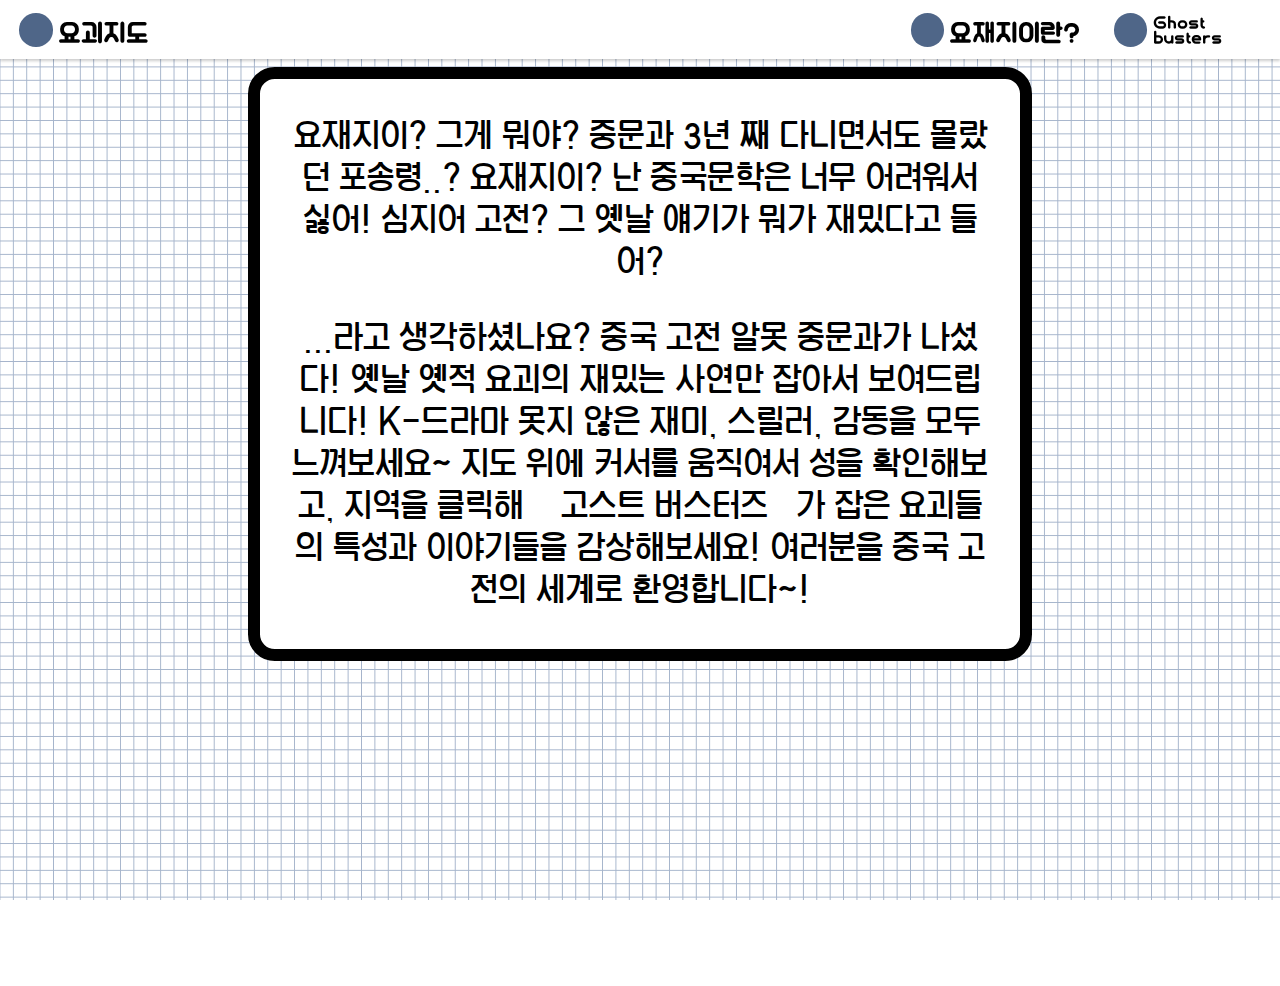
<file: index.html>
<!DOCTYPE html>
<html lang="ko">
  <head>
    <meta charset="UTF-8" />
    <meta name="viewport" content="width=device-width, initial-scale=1.0" />

    <title>요괴지도 온보딩</title>

    <!-- 메타 태그 설정, 저자, 키워드, 설명 -->
    <meta name="author" content="Ghostbusters" />
    <meta
      name="description"
      content="중국 고전소설 ≪요재지이≫를 바탕으로 만들어낸 요괴지도!"
    />
    <meta
      name="keywords"
      content="요재지이, 중국고전, 요괴지도, 도감, 요괴, 귀신, 인문팔경, 북적북적"
    />

    <!-- 파비콘 -->
    <link rel="icon" href="./img/tiger.png" />
    <!-- 아이폰 파비콘 -->
    <link rel="apple-touch-icon" href="./img/tiger.png" />

    <!-- css -->
    <link rel="stylesheet" href="./css/header.css" />
    <link rel="stylesheet" href="./css/onboarding.css" />
  </head>
  <body>
    <header>
      <div class="header-container">
        <div class="header-title">
          <div class="title-logo logo"></div>
          <a href="./home.html">요괴지도</a>
        </div>
        <!-- title -->

        <div class="header-menu">
          <div class="header-description">
            <div class="description-logo logo"></div>
            <a href="./description.html">요재지이란?</a>
          </div>
          <div class="header-team">
            <div class="team-logo logo"></div>
            <a href="./team-members.html">Ghost<br />busters</a>
          </div>
        </div>
        <!-- menu-container -->
      </div>
      <!-- header-container -->
    </header>

    <main>
      <div id="onboarding-content" class="inner">
        <div class="textbox">
          <div class="text">
            <p>
              요재지이? 그게 뭐야? 중문과 3년 째 다니면서도 몰랐던 포송령..?
              요재지이? 난 중국문학은 너무 어려워서 싫어! 심지어 고전? 그 옛날
              얘기가 뭐가 재밌다고 들어?
            </p>
            <p>
              ...라고 생각하셨나요? 중국 고전 알못 중문과가 나섰다! 옛날 옛적
              요괴의 재밌는 사연만 잡아서 보여드립니다! K-드라마 못지 않은 재미,
              스릴러, 감동을 모두 느껴보세요~ 지도 위에 커서를 움직여서 성을
              확인해보고, 지역을 클릭해 '고스트 버스터즈'가 잡은 요괴들의 특성과
              이야기들을 감상해보세요! 여러분을 중국 고전의 세계로 환영합니다~!
            </p>
          </div>
        </div>
      </div>
      <script>
        // 온보딩 페이지가 표시될 시간 (밀리초)
        const onboardingDuration = 5000; // 5초로 설정
        // 온보딩 페이지를 숨기고 다른 페이지로 이동하는 함수
        function hideOnboarding() {
          const onboardingContent =
            document.getElementById("onboarding-content");
          onboardingContent.style.display = "none";

          // 홈페이지로 이동
          window.location.href = "./home.html";
        }
        // 지정된 온보딩 시간 이후에 hideOnboarding 함수 호출
        setTimeout(hideOnboarding, onboardingDuration);
      </script>
    </main>
    <footer>
      <img src="./img/ghostwithbread.png" alt="ghost" />
      <div class="footer-text">
        <h1>PC로 접속해주세요!</h1>
        <p>요괴지도를 넓은 화면에서 즐겨보세요!</p>
      </div>
    </footer>
    <!-- mobile-block -->
  </body>
</html>
</file>
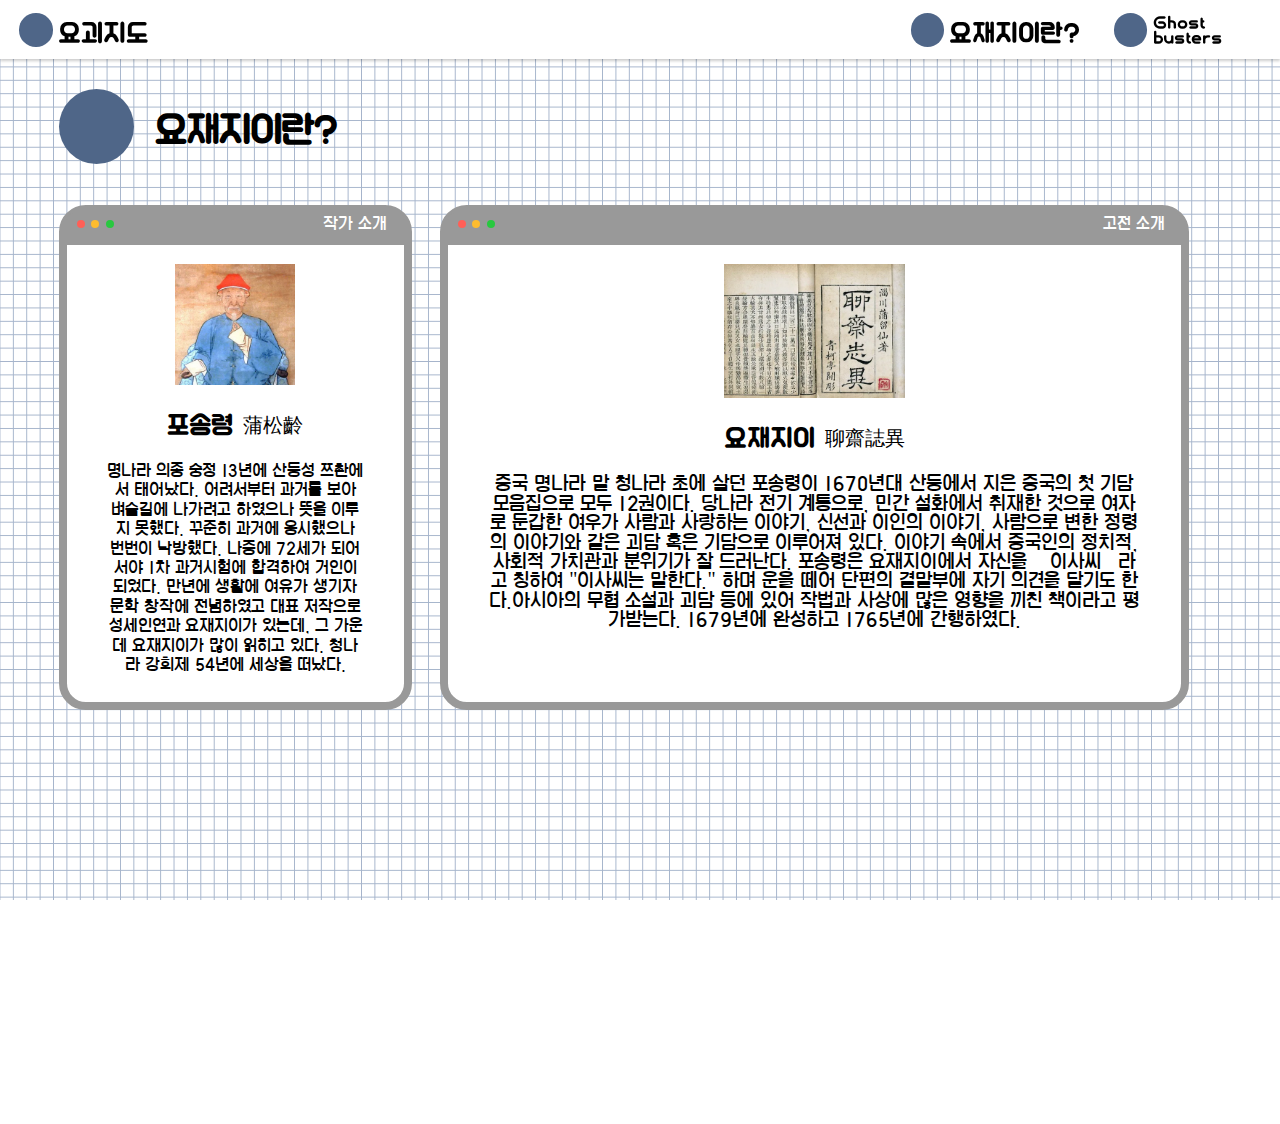
<file: description.html>
<!DOCTYPE html>
<html lang="ko">
  <head>
    <meta charset="UTF-8" />
    <meta
      name="viewport"
      content="width=1920px, height=1080px, initial-scale=1.0"
    />

    <title>요재지이란?</title>

    <!-- 메타 태그 설정, 저자, 키워드, 설명 -->
    <meta name="author" content="Ghostbusters" />
    <meta
      name="description"
      content="중국 고전소설 ≪요재지이≫를 바탕으로 만들어낸 요괴지도!"
    />
    <meta
      name="keywords"
      content="요재지이, 중국고전, 요괴지도, 도감, 요괴, 귀신, 인문팔경, 북적북적"
    />

    <!-- 파비콘 -->
    <link rel="icon" href="./img/tiger.png" />
    <!-- 아이폰 파비콘 -->
    <link rel="apple-touch-icon" href="./img/tiger.png" />

    <!-- css -->
    <link rel="stylesheet" href="./css/header.css" />
    <link rel="stylesheet" href="./css/description.css" />
  </head>
  <body>
    <header>
      <div class="header-container">
        <div class="header-title">
          <div class="title-logo logo"></div>
          <a href="./home.html">요괴지도</a>
        </div>
        <!-- title -->

        <div class="header-menu">
          <div class="header-description">
            <div class="description-logo logo"></div>
            <a href="./description.html">요재지이란?</a>
          </div>
          <div class="header-team">
            <div class="team-logo logo"></div>
            <a href="./team-members.html">Ghost<br />busters</a>
          </div>
        </div>
        <!-- menu-container -->
      </div>
      <!-- header-container -->
    </header>

    <main>
      <div class="title-container">
        <div class="description-logo logo"></div>
        <h1>요재지이란?</h1>
      </div>
      <!-- title-container -->
      <div class="contents-container">
        <div class="description-tab author">
          <div class="upper-tab">
            <div class="close-tab">
              <div class="red"></div>
              <div class="yellow"></div>
              <div class="green"></div>
            </div>
            <div class="tab-name">작가 소개</div>
          </div>
          <!-- upper-tab -->
          <div class="main-tab">
            <img src="./img/author.png" id="authorImg" alt="author" />
            <div class="name">
              <p>포송령</p>
              <div class="chinese">蒲松齡</div>
            </div>
            <div class="descript-content author-description">
              명나라 의종 숭정 13년에 산둥성 쯔촨에서 태어났다. 어려서부터
              과거를 보아 벼슬길에 나가려고 하였으나 뜻을 이루지 못했다. 꾸준히
              과거에 응시했으나 번번이 낙방했다. 나중에 72세가 되어서야 1차
              과거시험에 합격하여 거인이 되었다. 만년에 생활에 여유가 생기자
              문학 창작에 전념하였고 대표 저작으로 성세인연과 요재지이가 있는데,
              그 가운데 요재지이가 많이 읽히고 있다. 청나라 강희제 54년에 세상을
              떠났다.
            </div>
          </div>
          <!-- main-tab -->
        </div>
        <div class="description-tab book">
          <div class="upper-tab">
            <div class="close-tab">
              <div class="red"></div>
              <div class="yellow"></div>
              <div class="green"></div>
            </div>
            <div class="tab-name">고전 소개</div>
          </div>
          <!-- upper-tab -->
          <div class="main-tab">
            <img src="./img/book.png" id="bookImg" alt="book" />
            <div class="name">
              <p>요재지이</p>
              <div class="chinese">聊齋誌異</div>
            </div>
            <div class="descript-content book-description">
              중국 명나라 말 청나라 초에 살던 포송령이 1670년대 산둥에서 지은
              중국의 첫 기담 모음집으로 모두 12권이다. 당나라 전기 계통으로,
              민간 설화에서 취재한 것으로 여자로 둔갑한 여우가 사람과 사랑하는
              이야기, 신선과 이인의 이야기, 사람으로 변한 정령의 이야기와 같은
              괴담 혹은 기담으로 이루어져 있다. 이야기 속에서 중국인의 정치적,
              사회적 가치관과 분위기가 잘 드러난다. 포송령은 요재지이에서 자신을
              '이사씨'라고 칭하여 "이사씨는 말한다." 하며 운을 떼어 단편의
              결말부에 자기 의견을 달기도 한다.아시아의 무협 소설과 괴담 등에
              있어 작법과 사상에 많은 영향을 끼친 책이라고 평가받는다. 1679년에
              완성하고 1765년에 간행하였다.
            </div>
          </div>
          <!-- main-tab -->
        </div>
      </div>
      <!-- contents-container -->
    </main>
    <footer>
      <img src="./img/ghostwithbread.png" alt="ghost" />
      <div class="footer-text">
        <h1>PC로 접속해주세요!</h1>
        <p>요괴지도를 넓은 화면에서 즐겨보세요!</p>
      </div>
    </footer>
    <!-- mobile-block -->
  </body>
</html>
</file>
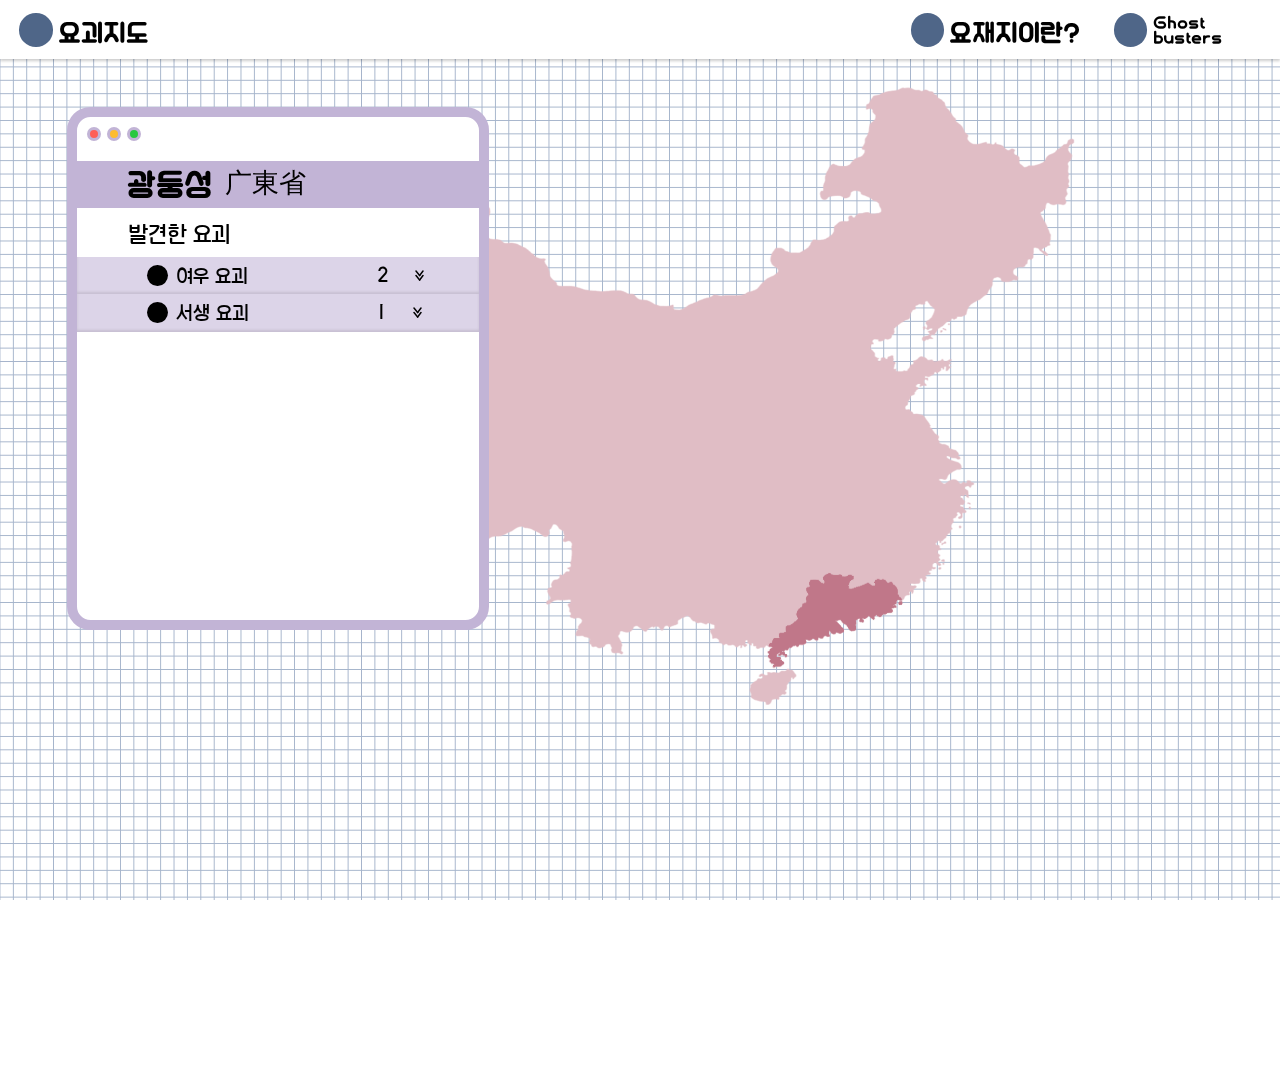
<file: guangdong.html>
<!DOCTYPE html>
<html lang="ko">
  <head>
    <meta charset="UTF-8" />
    <meta name="viewport" content="width=device-width, initial-scale=1.0" />

    <title>광둥성 페이지</title>

    <!-- 메타 태그 설정, 저자, 키워드, 설명 -->
    <meta name="author" content="Ghostbusters" />
    <meta
      name="description"
      content="중국 고전소설 ≪요재지이≫를 바탕으로 만들어낸 요괴지도!"
    />
    <meta
      name="keywords"
      content="요재지이, 중국고전, 요괴지도, 도감, 요괴, 귀신, 인문팔경, 북적북적"
    />

    <!-- 파비콘 -->
    <link rel="icon" href="./img/tiger.png" />
    <!-- 아이폰 파비콘 -->
    <link rel="apple-touch-icon" href="./img/tiger.png" />

    <!-- css -->
    <link rel="stylesheet" href="./css/header.css" />
    <link rel="stylesheet" href="./css/guangdong.css" />
    <link rel="stylesheet" href="./css/monster-pop.css" />
  </head>
  <body>
    <header>
      <div class="header-container">
        <div class="header-title">
          <div class="title-logo logo"></div>
          <a href="./home.html">요괴지도</a>
        </div>
        <!-- title -->

        <div class="header-menu">
          <div class="header-description">
            <div class="description-logo logo"></div>
            <a href="./description.html">요재지이란?</a>
          </div>
          <div class="header-team">
            <div class="team-logo logo"></div>
            <a href="./team-members.html">Ghost<br />busters</a>
          </div>
        </div>
        <!-- menu-container -->
      </div>
      <!-- header-container -->
    </header>

    <main>
      <div class="china-map">
        <div class="whole-map">
          <img src="./img/China.png" alt="china-map" />
        </div>
        <div class="china-guangdong">
          <img src="./img/guangdong-hover.svg" alt="guangdong" id="guangdong" />
        </div>
      </div>
      <!-- map container-->
      <div class="region-pop">
        <div class="region-upper-tab">
          <input id="exit-button" type="checkbox" />
          <label for="exit-button"><div class="red"></div></label>
          <div class="yellow"></div>
          <div class="green"></div>
        </div>
        <!-- region-upper-tab -->
        <div class="region-title">
          광둥성
          <div class="chinese">广東省</div>
        </div>
        <!-- region-title -->
        <div class="found-monsters">
          <div class="found-title">발견한 요괴</div>
          <div class="monster-container">
            <input id="check-btn-1" type="checkbox" />
            <label for="check-btn-1" class="check-label">
              <div class="monster-category">
                <div class="circle"></div>
                <div class="monster-type">여우 요괴</div>
                <div class="monster-number">2</div>
                <div class="arrow"></div>
              </div>
            </label>
            <div class="monster-list first-list">
              <div class="item" id="FoxWoman">교낭</div>
              <div class="item" id="FoxMan">구산왕</div>
            </div>
          </div>
          <!-- monster-container sample 1 -->
          <div class="monster-container">
            <input id="check-btn-2" type="checkbox" />
            <label for="check-btn-2" class="check-label">
              <div class="monster-category">
                <div class="circle"></div>
                <div class="monster-type">서생 요괴</div>
                <div class="monster-number">1</div>
                <div class="arrow"></div>
              </div>
            </label>
            <div class="monster-list second-list">
              <div class="item" id="SeoSaeng">곽 수재</div>
            </div>
          </div>
        </div>
        <!-- found-monsters -->
      </div>
      <!-- region-pop -->
      <div class="monster-pop">
        <div class="monster-upper-tab">
          <input id="mon-exit-button" type="checkbox" />
          <label for="mon-exit-button"><div class="red"></div></label>
          <div class="yellow"></div>
          <div class="green"></div>
        </div>
        <!-- monster-upper-tab -->
        <div class="monster-title"></div>
        <!-- monster-title -->
        <div class="tags-container"></div>
        <!-- tags-container -->

        <div class="traits trait-font">
          <div class="gender-container">
            <div class="gender">성별:</div>
            <img src="./img/Gender_Men.svg" alt="men" id="men" />
            <img src="./img/Gender_Women.svg" alt="women" id="women" />
          </div>
          <!-- gender-container -->
          <div class="location-container">
            <div class="location">출몰 지역:</div>
          </div>
          <!-- location-container -->
          <div class="character-container">
            <div class="character">특징:</div>
          </div>
          <!-- character-container -->
        </div>
        <!-- traits -->
        <div class="story-container trait-font">
          <div class="story">스토리:</div>
        </div>
        <!-- story-container -->
        <div class="monster-img"></div>
        <!-- monster-img -->
      </div>
      <!-- monster-pop -->
      <script src="./script/Monster.js"></script>
      <script>
        const $exitButton = document.getElementById("exit-button");
        const $regionPop = document.querySelector(".region-pop");

        $exitButton.addEventListener("click", function () {
          $regionPop.style.display = "none";
          let destinationURL = "./home.html";
          window.location.href = destinationURL;
        });

        const $monExitButton = document.getElementById("mon-exit-button");
        const $monsterPop = document.querySelector(".monster-pop");

        $monExitButton.addEventListener("click", function () {
          $monsterPop.style.display = "none";
        });
      </script>
    </main>
    <footer>
      <img src="./img/ghostwithbread.png" alt="ghost" />
      <div class="footer-text">
        <h1>PC로 접속해주세요!</h1>
        <p>요괴지도를 넓은 화면에서 즐겨보세요!</p>
      </div>
    </footer>
    <!-- mobile-block -->
  </body>
</html>
</file>
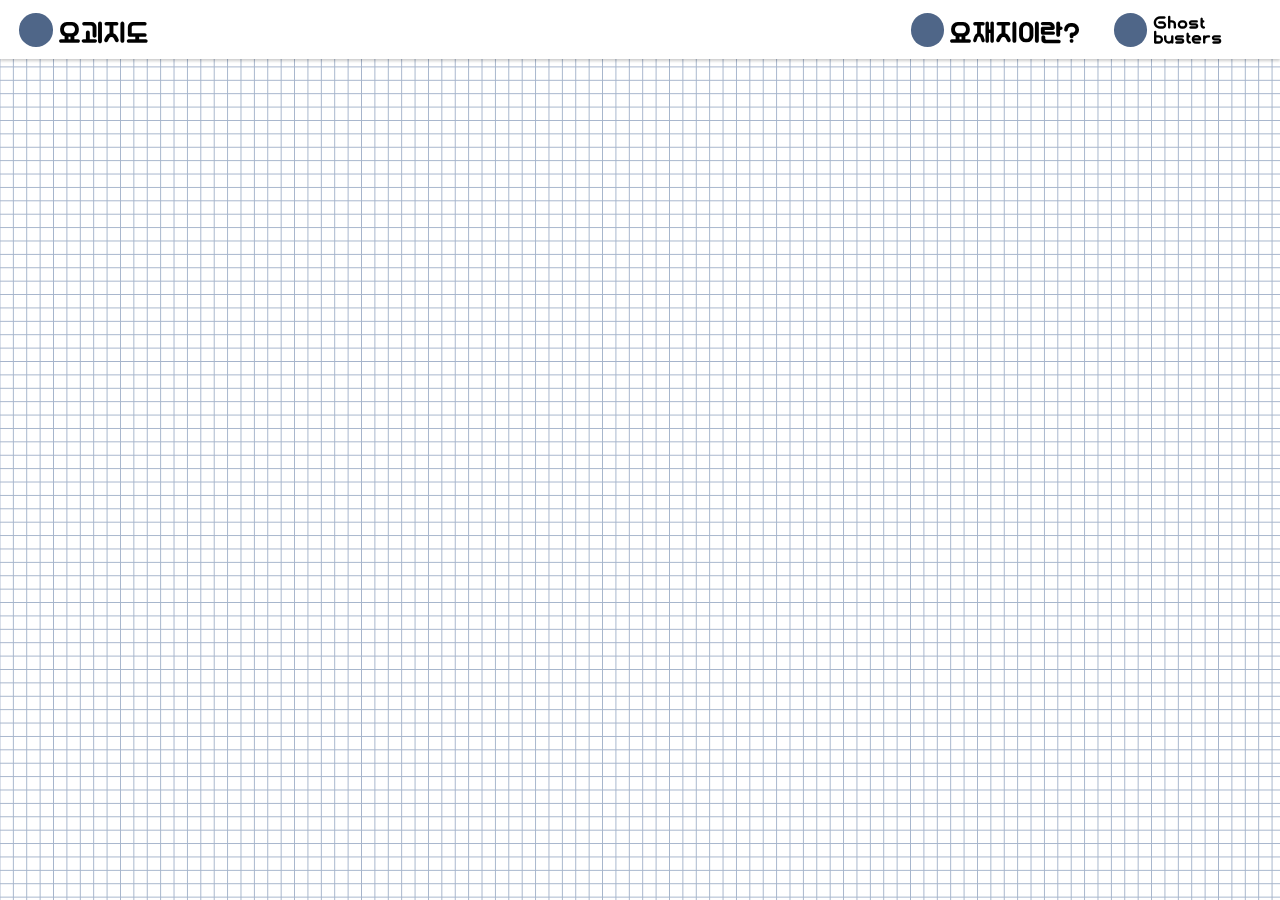
<file: header.html>
<!DOCTYPE html>
<html lang="ko">
  <head>
    <meta charset="UTF-8" />
    <meta name="viewport" content="width=device-width, initial-scale=1.0" />

    <title>요괴지도</title>

    <!-- 메타 태그 설정, 저자, 키워드, 설명 -->
    <meta name="author" content="Ghostbusters" />
    <meta
      name="description"
      content="중국 고전소설 ≪요재지이≫를 바탕으로 만들어낸 요괴지도!"
    />
    <meta
      name="keywords"
      content="요재지이, 중국고전, 요괴지도, 도감, 요괴, 귀신, 인문팔경, 북적북적"
    />

    <!-- 파비콘 언제든 변경 가능! 다만 변경하면 교체작업 -->
    <link rel="icon" href="./img/tiger.png" />
    <!-- 아이폰 파비콘 -->
    <link rel="apple-touch-icon" href="./img/tiger.png" />

    <!-- css -->
    <link rel="stylesheet" href="./css/header.css" />
  </head>
  <body>
    <header>
      <div class="header-container">
        <div class="header-title">
          <div class="title-logo logo"></div>
          <a href="./home.html">요괴지도</a>
        </div>
        <!-- title -->

        <div class="header-menu">
          <div class="header-description">
            <div class="description-logo logo"></div>
            <a href="./description.html">요재지이란?</a>
          </div>
          <div class="header-team">
            <div class="team-logo logo"></div>
            <a href="./team-members.html">Ghost<br />busters</a>
          </div>
        </div>
        <!-- menu-container -->
      </div>
      <!-- header-container -->
    </header>
    <footer>
      <img src="./img/ghostwithbread.png" alt="ghost" />
      <div class="footer-text">
        <h1>PC로 접속해주세요!</h1>
        <p>요괴지도를 넓은 화면에서 즐겨보세요!</p>
      </div>
    </footer>
  </body>
</html>
</file>
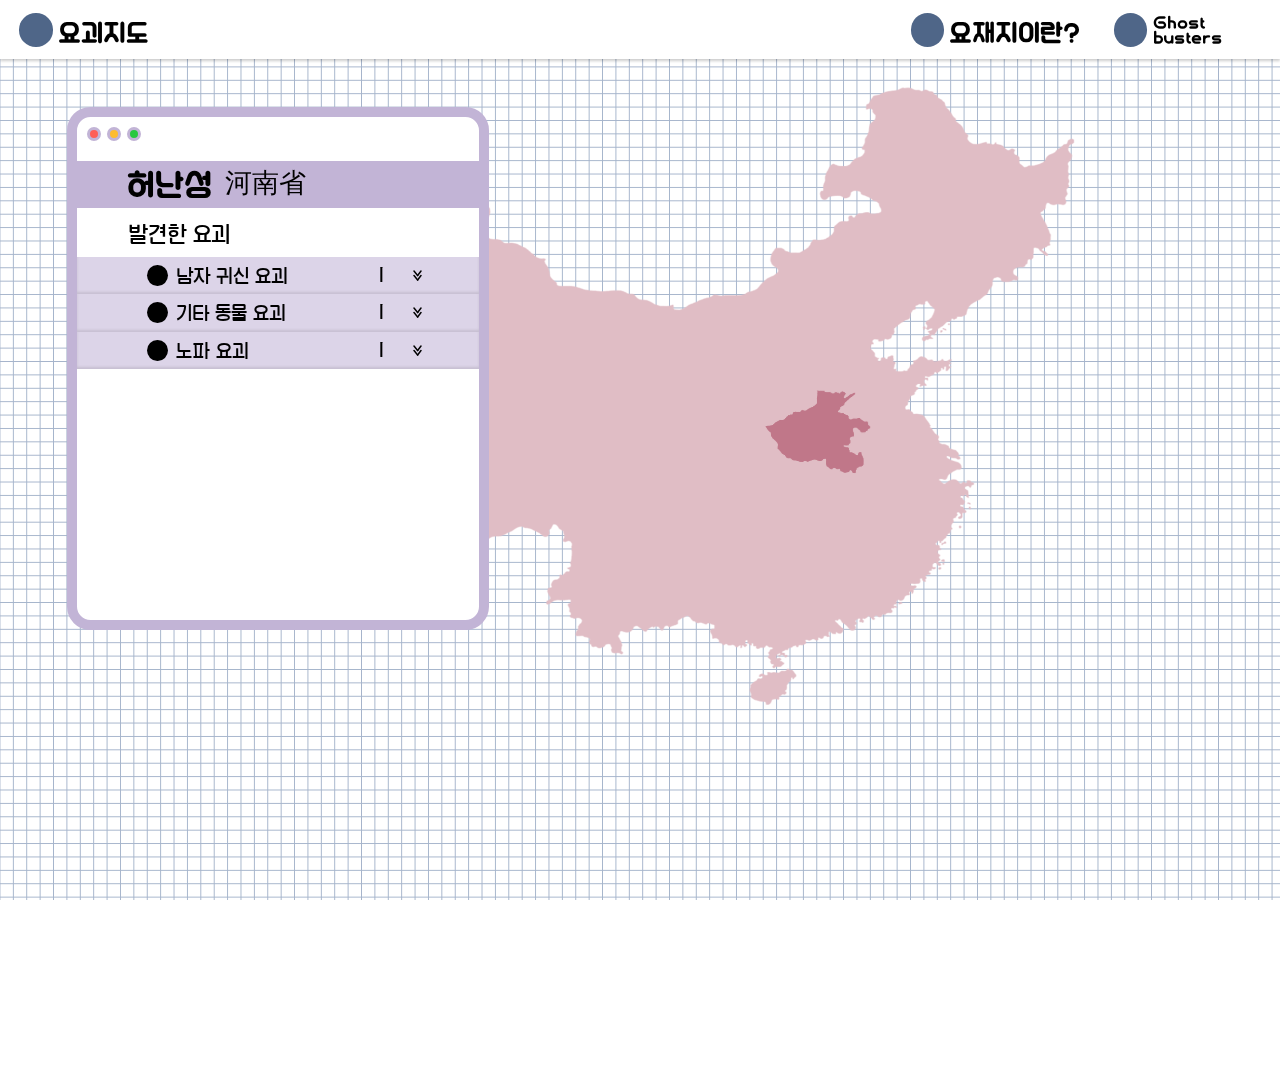
<file: henan.html>
<!DOCTYPE html>
<html lang="ko">
  <head>
    <meta charset="UTF-8" />
    <meta name="viewport" content="width=device-width, initial-scale=1.0" />

    <title>허난성 페이지</title>

    <!-- 메타 태그 설정, 저자, 키워드, 설명 -->
    <meta name="author" content="Ghostbusters" />
    <meta
      name="description"
      content="중국 고전소설 ≪요재지이≫를 바탕으로 만들어낸 요괴지도!"
    />
    <meta
      name="keywords"
      content="요재지이, 중국고전, 요괴지도, 도감, 요괴, 귀신, 인문팔경, 북적북적"
    />

    <!-- 파비콘 -->
    <link rel="icon" href="./img/tiger.png" />
    <!-- 아이폰 파비콘 -->
    <link rel="apple-touch-icon" href="./img/tiger.png" />

    <!-- css -->
    <link rel="stylesheet" href="./css/header.css" />
    <link rel="stylesheet" href="./css/henan.css" />
    <link rel="stylesheet" href="./css/monster-pop.css" />
  </head>
  <body>
    <header>
      <div class="header-container">
        <div class="header-title">
          <div class="title-logo logo"></div>
          <a href="./home.html">요괴지도</a>
        </div>
        <!-- title -->

        <div class="header-menu">
          <div class="header-description">
            <div class="description-logo logo"></div>
            <a href="./description.html">요재지이란?</a>
          </div>
          <div class="header-team">
            <div class="team-logo logo"></div>
            <a href="./team-members.html">Ghost<br />busters</a>
          </div>
        </div>
        <!-- menu-container -->
      </div>
      <!-- header-container -->
    </header>

    <main>
      <div class="china-map">
        <div class="whole-map">
          <img src="./img/China.png" alt="china-map" />
        </div>
        <div class="china-henan">
          <img src="./img/henan-hover.svg" alt="henan" id="henan" />
        </div>
      </div>
      <!-- map container-->
      <div class="region-pop">
        <div class="region-upper-tab">
          <input id="exit-button" type="checkbox" />
          <label for="exit-button"><div class="red"></div></label>
          <div class="yellow"></div>
          <div class="green"></div>
        </div>
        <!-- region-upper-tab -->
        <div class="region-title">
          허난성
          <div class="chinese">河南省</div>
        </div>
        <!-- region-title -->
        <div class="found-monsters">
          <div class="found-title">발견한 요괴</div>
          <div class="monster-container">
            <input id="check-btn-1" type="checkbox" />
            <label for="check-btn-1" class="check-label">
              <div class="monster-category">
                <div class="circle"></div>
                <div class="monster-type">남자 귀신 요괴</div>
                <div class="monster-number">1</div>
                <div class="arrow"></div>
              </div>
            </label>
            <div class="first-list monster-list">
              <div class="item" id="SinSeon">성선</div>
            </div>
          </div>
          <!-- monster-container sample 1 -->
          <div class="monster-container">
            <input id="check-btn-2" type="checkbox" />
            <label for="check-btn-2" class="check-label">
              <div class="monster-category">
                <div class="circle"></div>
                <div class="monster-type">기타 동물 요괴</div>
                <div class="monster-number">1</div>
                <div class="arrow"></div>
              </div>
            </label>
            <div class="second-list monster-list">
              <div class="item" id="Pigeon">합이</div>
            </div>
          </div>
          <div class="monster-container">
            <input id="check-btn-3" type="checkbox" />
            <label for="check-btn-3" class="check-label">
              <div class="monster-category">
                <div class="circle"></div>
                <div class="monster-type">노파 요괴</div>
                <div class="monster-number">1</div>
                <div class="arrow"></div>
              </div>
            </label>
            <div class="third-list monster-list">
              <div class="item" id="GhostMan">축옹</div>
            </div>
          </div>
        </div>
        <!-- found-monsters -->
      </div>
      <!-- region-pop -->
      <div class="monster-pop">
        <div class="monster-upper-tab">
          <input id="mon-exit-button" type="checkbox" />
          <label for="mon-exit-button"><div class="red"></div></label>
          <div class="yellow"></div>
          <div class="green"></div>
        </div>
        <!-- monster-upper-tab -->
        <div class="monster-title"></div>
        <!-- monster-title -->
        <div class="tags-container"></div>
        <!-- tags-container -->

        <div class="traits trait-font">
          <div class="gender-container">
            <div class="gender">성별:</div>
            <img src="./img/Gender_Men.svg" alt="men" id="men" />
            <img src="./img/Gender_Women.svg" alt="women" id="women" />
          </div>
          <!-- gender-container -->
          <div class="location-container">
            <div class="location">출몰 지역:</div>
          </div>
          <!-- location-container -->
          <div class="character-container">
            <div class="character">특징:</div>
          </div>
          <!-- character-container -->
        </div>
        <!-- traits -->
        <div class="story-container trait-font">
          <div class="story">스토리:</div>
        </div>
        <!-- story-container -->
        <div class="monster-img"></div>
        <!-- monster-img -->
      </div>
      <!-- monster-pop -->
      <script src="./script/Monster.js"></script>
      <script>
        const $exitButton = document.getElementById("exit-button");
        const $regionPop = document.querySelector(".region-pop");

        $exitButton.addEventListener("click", function () {
          $regionPop.style.display = "none";
          let destinationURL = "./home.html";
          window.location.href = destinationURL;
        });

        const $monExitButton = document.getElementById("mon-exit-button");
        const $monsterPop = document.querySelector(".monster-pop");

        $monExitButton.addEventListener("click", function () {
          $monsterPop.style.display = "none";
        });
      </script>
    </main>
    <footer>
      <img src="./img/ghostwithbread.png" alt="ghost" />
      <div class="footer-text">
        <h1>PC로 접속해주세요!</h1>
        <p>요괴지도를 넓은 화면에서 즐겨보세요!</p>
      </div>
    </footer>
    <!-- mobile-block -->
  </body>
</html>
</file>
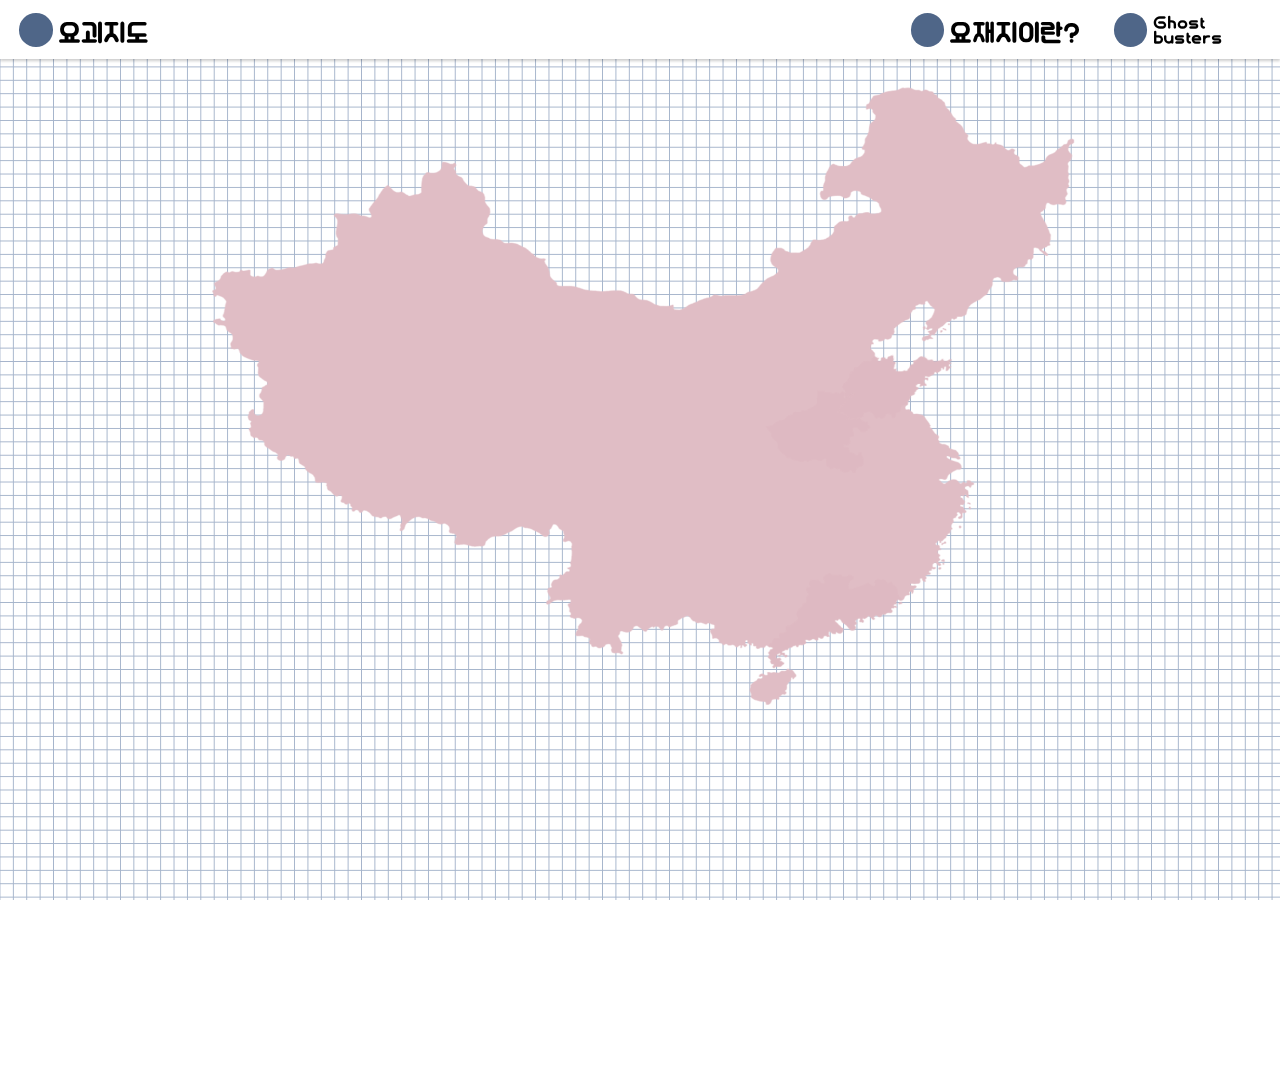
<file: home.html>
<!DOCTYPE html>
<html lang="ko">
  <head>
    <meta charset="UTF-8" />
    <meta name="viewport" content="width=device-width, initial-scale=1.0" />

    <title>요괴지도 홈페이지</title>

    <!-- 메타 태그 설정, 저자, 키워드, 설명 -->
    <meta name="author" content="Ghostbusters" />
    <meta
      name="description"
      content="중국 고전소설 ≪요재지이≫를 바탕으로 만들어낸 요괴지도!"
    />
    <meta
      name="keywords"
      content="요재지이, 중국고전, 요괴지도, 도감, 요괴, 귀신, 인문팔경, 북적북적"
    />

    <!-- 파비콘 -->
    <link rel="icon" href="./img/tiger.png" />
    <!-- 아이폰 파비콘 -->
    <link rel="apple-touch-icon" href="./img/tiger.png" />

    <!-- css -->
    <link rel="stylesheet" href="./css/header.css" />
    <link rel="stylesheet" href="./css/home.css"
  </head>
  <body>
    <header>
      <div class="header-container">
        <div class="header-title">
          <div class="title-logo logo"></div>
          <a href="./home.html">요괴지도</a>
        </div>
        <!-- title -->

        <div class="header-menu">
          <div class="header-description">
            <div class="description-logo logo"></div>
            <a href="./description.html">요재지이란?</a>
          </div>
          <div class="header-team">
            <div class="team-logo logo"></div>
            <a href="./team-members.html">Ghost<br />busters</a>
          </div>
        </div>
        <!-- menu-container -->
      </div>
      <!-- header-container -->
    </header>

    <main>
      <div class="china-map">
        <div class="whole-map">
          <img src="./img/China.png" alt="china-map" />
        </div>
        <div class="china-henan">
          <img src="./img/henan-default.svg" alt="henan" id="henan" />
        </div>
        <div class="china-guangdong">
          <img
            src="./img/guangdong-default.svg"
            alt="guangdong"
            id="guangdong"
          />
        </div>
        <div class="china-shandong">
          <img src="./img/shandong-default.svg" alt="shandong" id="shandong" />
        </div>
      </div>
      <script>
        // 커서 올리면 hover 이미지로 변경
        document
          .getElementById("henan")
          .addEventListener("mouseover", function () {
            let newImageURL = "./img/henan-hover.svg";
            this.src = newImageURL;
          });
        document
          .getElementById("guangdong")
          .addEventListener("mouseover", function () {
            let newImageURL = "./img/guangdong-hover.svg";
            this.src = newImageURL;
          });
        document
          .getElementById("shandong")
          .addEventListener("mouseover", function () {
            let newImageURL = "./img/shandong-hover.svg";
            this.src = newImageURL;
          });
        // 커서 떼면 default 이미지로 변경 // 1110 현재 브라우저 오류로 실행 안됨
        document
          .getElementById("henan")
          .addEventListener("mouseleave", function () {
            let defaultURL = "./img/henan-default.svg";
            this.src = defaultURL;
          });
        document
          .getElementById("guangdong")
          .addEventListener("mouseleave", function () {
            let defaultURL = "./img/guangdong-default.svg";
            this.src = defaultURL;
          });
        document
          .getElementById("shandong")
          .addEventListener("mouseleave", function () {
            let defaultURL = "./img/shandong-default.svg";
            this.src = defaultURL;
          });
        // 페이지 이동
        document.getElementById("henan").addEventListener("click", function () {
          let destinationURL = "./henan.html";
          window.location.href = destinationURL;
        });
        document
          .getElementById("guangdong")
          .addEventListener("click", function () {
            let destinationURL = "./guangdong.html";
            window.location.href = destinationURL;
          });
        document
          .getElementById("shandong")
          .addEventListener("click", function () {
            let destinationURL = "./shandong.html";
            window.location.href = destinationURL;
          });
      </script>
    </main>
    <footer>
      <img src="./img/ghostwithbread.png" alt="ghost" />
      <div class="footer-text">
        <h1>PC로 접속해주세요!</h1>
        <p>요괴지도를 넓은 화면에서 즐겨보세요!</p>
      </div>
    </footer>
    <!-- mobile-block -->
  </body>
</html>
</file>
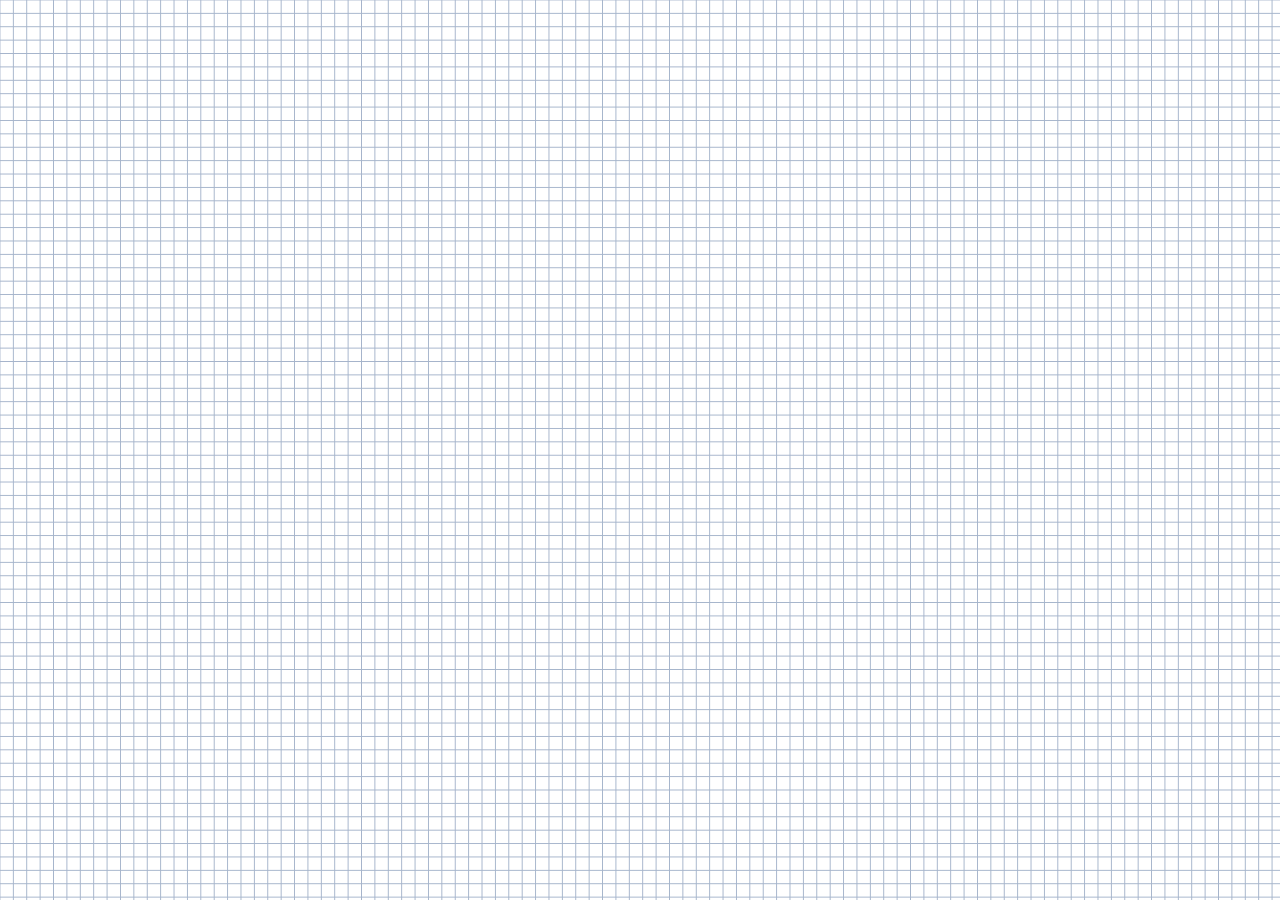
<file: monster-pop.html>
<!DOCTYPE html>
<html lang="ko">
  <head>
    <meta charset="UTF-8" />
    <meta name="viewport" content="width=device-width, initial-scale=1.0" />
    <title>class를 활용한 도감 팝업</title>

    <link rel="stylesheet" href="./css/header.css" />
    <link rel="stylesheet" href="./css/region-pop.css" />
    <link rel="stylesheet" href="./css/monster-pop.css" />
  </head>

  <body>
    <div class="monster-pop">
      <div class="monster-upper-tab">
        <input id="mon-exit-button" type="checkbox" />
        <label for="mon-exit-button"><div class="red"></div></label>
        <div class="yellow"></div>
        <div class="green"></div>
      </div>
      <!-- monster-upper-tab -->
      <div class="monster-title"></div>
      <!-- monster-title -->
      <div class="tags-container"></div>
      <!-- tags-container -->

      <div class="traits trait-font">
        <div class="gender-container">
          <div class="gender">성별:</div>
          <img src="./img/Gender_Men.svg" alt="men" id="men" />
          <img src="./img/Gender_Women.svg" alt="women" id="women" />
        </div>
        <!-- gender-container -->
        <div class="location-container">
          <div class="location">출몰 지역:</div>
        </div>
        <!-- location-container -->
        <div class="character-container">
          <div class="character">특징:</div>
        </div>
        <!-- character-container -->
      </div>
      <!-- traits -->
      <div class="story-container trait-font">
        <div class="story">스토리:</div>
      </div>
      <!-- story-container -->
      <div class="monster-img"></div>
      <!-- monster-img -->
    </div>

    <!-- monster-pop -->
    <script src="./script/Monster.js"></script>
    <script>
      const $monExitButton = document.getElementById("mon-exit-button");
      const $monsterPop = document.querySelector(".monster-pop");

      $monExitButton.addEventListener("click", function () {
        $monsterPop.style.display = "none";
      });
    </script>
  </body>
</html>
</file>
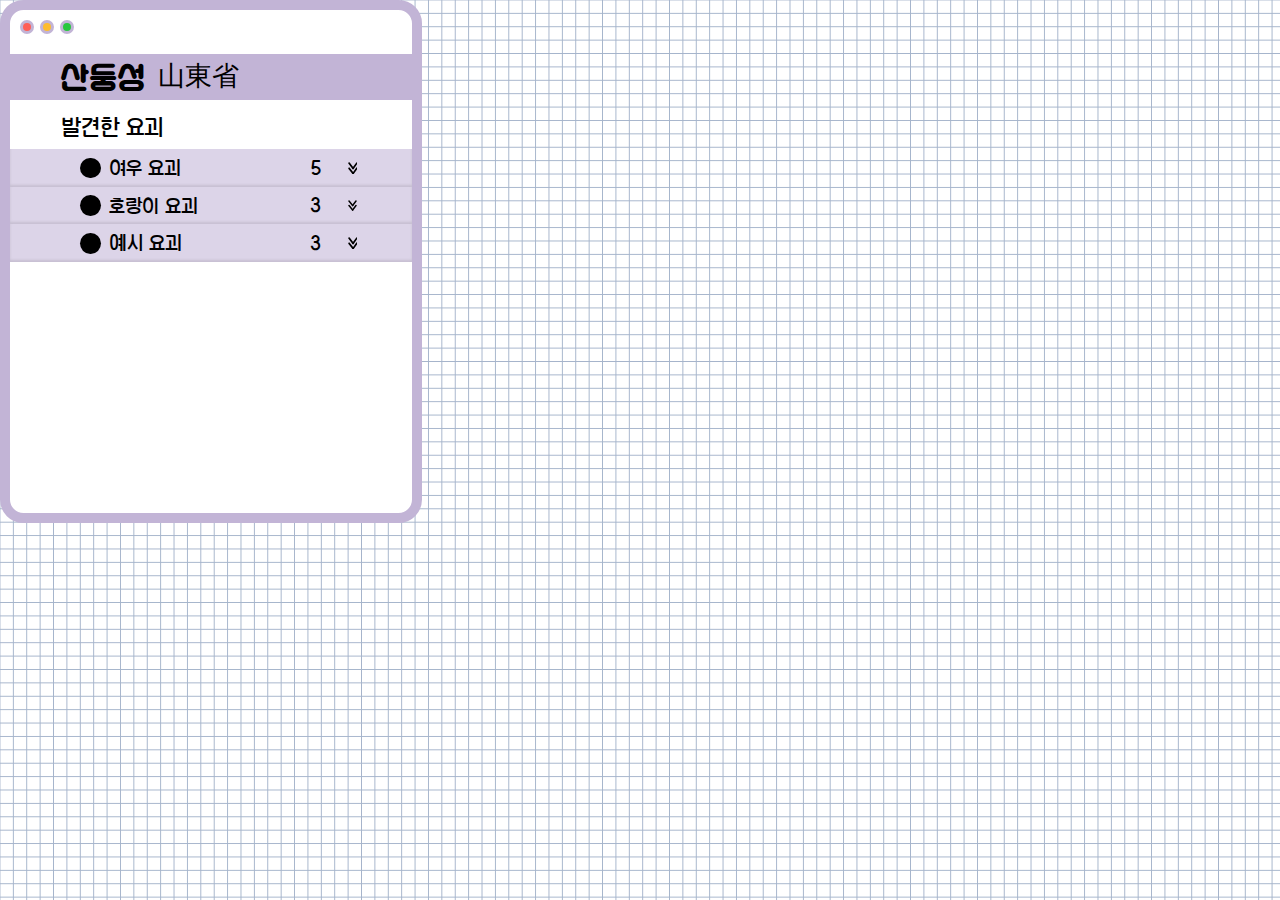
<file: region-sample.html>
<!DOCTYPE html>
<html lang="ko">
  <head>
    <meta charset="UTF-8" />
    <meta name="viewport" content="width=device-width, initial-scale=1.0" />
    <title>팝업창은 지도 html에 넣을 생각이에요</title>
    <link rel="stylesheet" href="./css/region-pop.css" />
    <link rel="stylesheet" href="./css/header.css" />
  </head>
  <body>
    <div class="region-pop">
      <div class="region-upper-tab">
        <input id="exit-button" type="checkbox" />
        <label for="exit-button"><div class="red"></div></label>
        <div class="yellow"></div>
        <div class="green"></div>
      </div>
      <!-- region-upper-tab -->
      <div class="region-title">
        산둥성
        <div class="chinese">山東省</div>
      </div>
      <!-- region-title -->
      <div class="found-monsters">
        <div class="found-title">발견한 요괴</div>
        <div class="monster-container">
          <input id="check-btn-fox" type="checkbox" />
          <label for="check-btn-fox" class="check-label">
            <div class="monster-category fox-category">
              <div class="circle"></div>
              <div class="monster-type">여우 요괴</div>
              <div class="monster-number">5</div>
              <div class="arrow"></div>
            </div>
          </label>
          <div class="fox-list monster-list">
            <div class="item fox-type">여우 1마리</div>
            <div class="item fox-type">여우 2마리</div>
            <div class="item fox-type">여우 3마리</div>
            <div class="item fox-type">여우 4마리</div>
            <div class="item fox-type">여우 5마리</div>
          </div>
        </div>
        <!-- monster-container sample 1 -->
        <div class="monster-container">
          <input id="check-btn-tiger" type="checkbox" />
          <label for="check-btn-tiger" class="check-label">
            <div class="monster-category tiger tiger-category">
              <div class="circle"></div>
              <div class="monster-type">호랑이 요괴</div>
              <div class="monster-number">3</div>
              <div class="arrow"></div>
            </div>
          </label>
          <div class="tiger-list monster-list">
            <div class="item tiger-type">아빠 호랑이</div>
            <div class="item tiger-type">엄마 호랑이</div>
            <div class="item tiger-type">아기 호랑이</div>
          </div>
        </div>
        <!-- monster-container sample 2 -->
        <div class="monster-container">
          <input id="check-btn-1" type="checkbox" />
          <label for="check-btn-1" class="check-label">
            <div class="monster-category tiger tiger-category">
              <div class="circle"></div>
              <div class="monster-type">예시 요괴</div>
              <div class="monster-number">3</div>
              <div class="arrow"></div>
            </div>
          </label>
          <div class="mo-list monster-list">
            <div class="item tiger-type">아빠 호랑이</div>
            <div class="item tiger-type">엄마 호랑이</div>
            <div class="item tiger-type">아기 호랑이</div>
          </div>
        </div>
        <!-- monster-container sample 2 -->
      </div>
      <!-- found-monsters -->
    </div>
    <!-- region-pop -->
    <script>
      const $exitButton = document.getElementById("exit-button");
      const $regionPop = document.querySelector(".region-pop");

      $exitButton.addEventListener("click", function () {
        $regionPop.style.display = "none";
      });
    </script>
  </body>
</html>
</file>
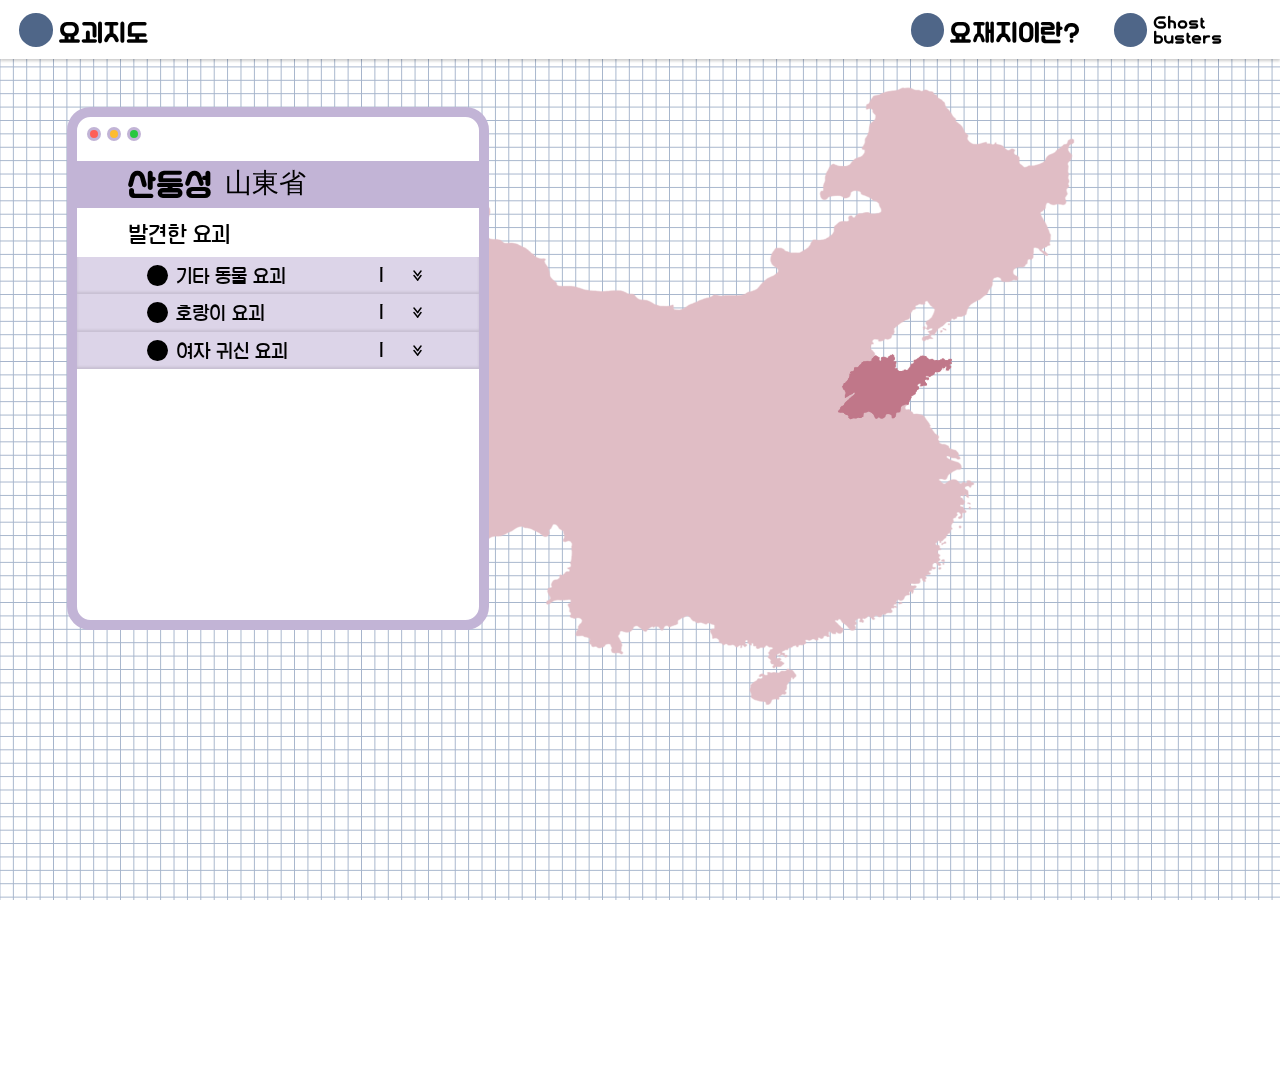
<file: shandong.html>
<!DOCTYPE html>
<html lang="ko">
  <head>
    <meta charset="UTF-8" />
    <meta name="viewport" content="width=device-width, initial-scale=1.0" />

    <title>산둥성 페이지</title>

    <!-- 메타 태그 설정, 저자, 키워드, 설명 -->
    <meta name="author" content="Ghostbusters" />
    <meta
      name="description"
      content="중국 고전소설 ≪요재지이≫를 바탕으로 만들어낸 요괴지도!"
    />
    <meta
      name="keywords"
      content="요재지이, 중국고전, 요괴지도, 도감, 요괴, 귀신, 인문팔경, 북적북적"
    />

    <!-- 파비콘 -->
    <link rel="icon" href="./img/tiger.png" />
    <!-- 아이폰 파비콘 -->
    <link rel="apple-touch-icon" href="./img/tiger.png" />

    <!-- css -->
    <link rel="stylesheet" href="./css/header.css" />
    <link rel="stylesheet" href="./css/shandong.css" />
    <link rel="stylesheet" href="./css/monster-pop.css" />
  </head>
  <body>
    <header>
      <div class="header-container">
        <div class="header-title">
          <div class="title-logo logo"></div>
          <a href="./home.html">요괴지도</a>
        </div>
        <!-- title -->

        <div class="header-menu">
          <div class="header-description">
            <div class="description-logo logo"></div>
            <a href="./description.html">요재지이란?</a>
          </div>
          <div class="header-team">
            <div class="team-logo logo"></div>
            <a href="./team-members.html">Ghost<br />busters</a>
          </div>
        </div>
        <!-- menu-container -->
      </div>
      <!-- header-container -->
    </header>

    <main>
      <div class="china-map">
        <div class="whole-map">
          <img src="./img/China.png" alt="china-map" />
        </div>
        <div class="china-shandong">
          <img src="./img/shandong-hover.svg" alt="shandong" id="shandong" />
        </div>
      </div>
      <!-- map container-->
      <div class="region-pop">
        <div class="region-upper-tab">
          <input id="exit-button" type="checkbox" />
          <label for="exit-button"><div class="red"></div></label>
          <div class="yellow"></div>
          <div class="green"></div>
        </div>
        <!-- region-upper-tab -->
        <div class="region-title">
          산둥성
          <div class="chinese">山東省</div>
        </div>
        <!-- region-title -->
        <div class="found-monsters">
          <div class="found-title">발견한 요괴</div>
          <div class="monster-container">
            <input id="check-btn-1" type="checkbox" />
            <label for="check-btn-1" class="check-label">
              <div class="monster-category">
                <div class="circle"></div>
                <div class="monster-type">기타 동물 요괴</div>
                <div class="monster-number">1</div>
                <div class="arrow"></div>
              </div>
            </label>
            <div class="first-list monster-list">
              <div class="item" id="Snake">사인</div>
            </div>
          </div>
          <!-- monster-container sample 1 -->
          <div class="monster-container">
            <input id="check-btn-2" type="checkbox" />
            <label for="check-btn-2" class="check-label">
              <div class="monster-category">
                <div class="circle"></div>
                <div class="monster-type">호랑이 요괴</div>
                <div class="monster-number">1</div>
                <div class="arrow"></div>
              </div>
            </label>
            <div class="second-list monster-list">
              <div class="item" id="Tiger">장성</div>
            </div>
          </div>
          <!-- monster-container sample 2 -->
          <div class="monster-container">
            <input id="check-btn-3" type="checkbox" />
            <label for="check-btn-3" class="check-label">
              <div class="monster-category">
                <div class="circle"></div>
                <div class="monster-type">여자 귀신 요괴</div>
                <div class="monster-number">1</div>
                <div class="arrow"></div>
              </div>
            </label>
            <div class="third-list monster-list">
              <div class="item" id="Moran">갈건</div>
            </div>
          </div>
          <!-- monster-container sample 2 -->
        </div>
        <!-- found-monsters -->
      </div>
      <!-- region-pop -->
      <div class="monster-pop">
        <div class="monster-upper-tab">
          <input id="mon-exit-button" type="checkbox" />
          <label for="mon-exit-button"><div class="red"></div></label>
          <div class="yellow"></div>
          <div class="green"></div>
        </div>
        <!-- monster-upper-tab -->
        <div class="monster-title"></div>
        <!-- monster-title -->
        <div class="tags-container"></div>
        <!-- tags-container -->

        <div class="traits trait-font">
          <div class="gender-container">
            <div class="gender">성별:</div>
            <img src="./img/Gender_Men.svg" alt="men" id="men" />
            <img src="./img/Gender_Women.svg" alt="women" id="women" />
          </div>
          <!-- gender-container -->
          <div class="location-container">
            <div class="location">출몰 지역:</div>
          </div>
          <!-- location-container -->
          <div class="character-container">
            <div class="character">특징:</div>
          </div>
          <!-- character-container -->
        </div>
        <!-- traits -->
        <div class="story-container trait-font">
          <div class="story">스토리:</div>
        </div>
        <!-- story-container -->
        <div class="monster-img"></div>
        <!-- monster-img -->
      </div>

      <!-- monster-pop -->
      <script src="./script/Monster.js"></script>
      <script>
        const $exitButton = document.getElementById("exit-button");
        const $regionPop = document.querySelector(".region-pop");

        $exitButton.addEventListener("click", function () {
          $regionPop.style.display = "none";
          let destinationURL = "./home.html";
          window.location.href = destinationURL;
        });

        const $monExitButton = document.getElementById("mon-exit-button");
        const $monsterPop = document.querySelector(".monster-pop");

        $monExitButton.addEventListener("click", function () {
          $monsterPop.style.display = "none";
        });
      </script>
    </main>
    <footer>
      <img src="./img/ghostwithbread.png" alt="ghost" />
      <div class="footer-text">
        <h1>PC로 접속해주세요!</h1>
        <p>요괴지도를 넓은 화면에서 즐겨보세요!</p>
      </div>
    </footer>
    <!-- mobile-block -->
  </body>
</html>
</file>
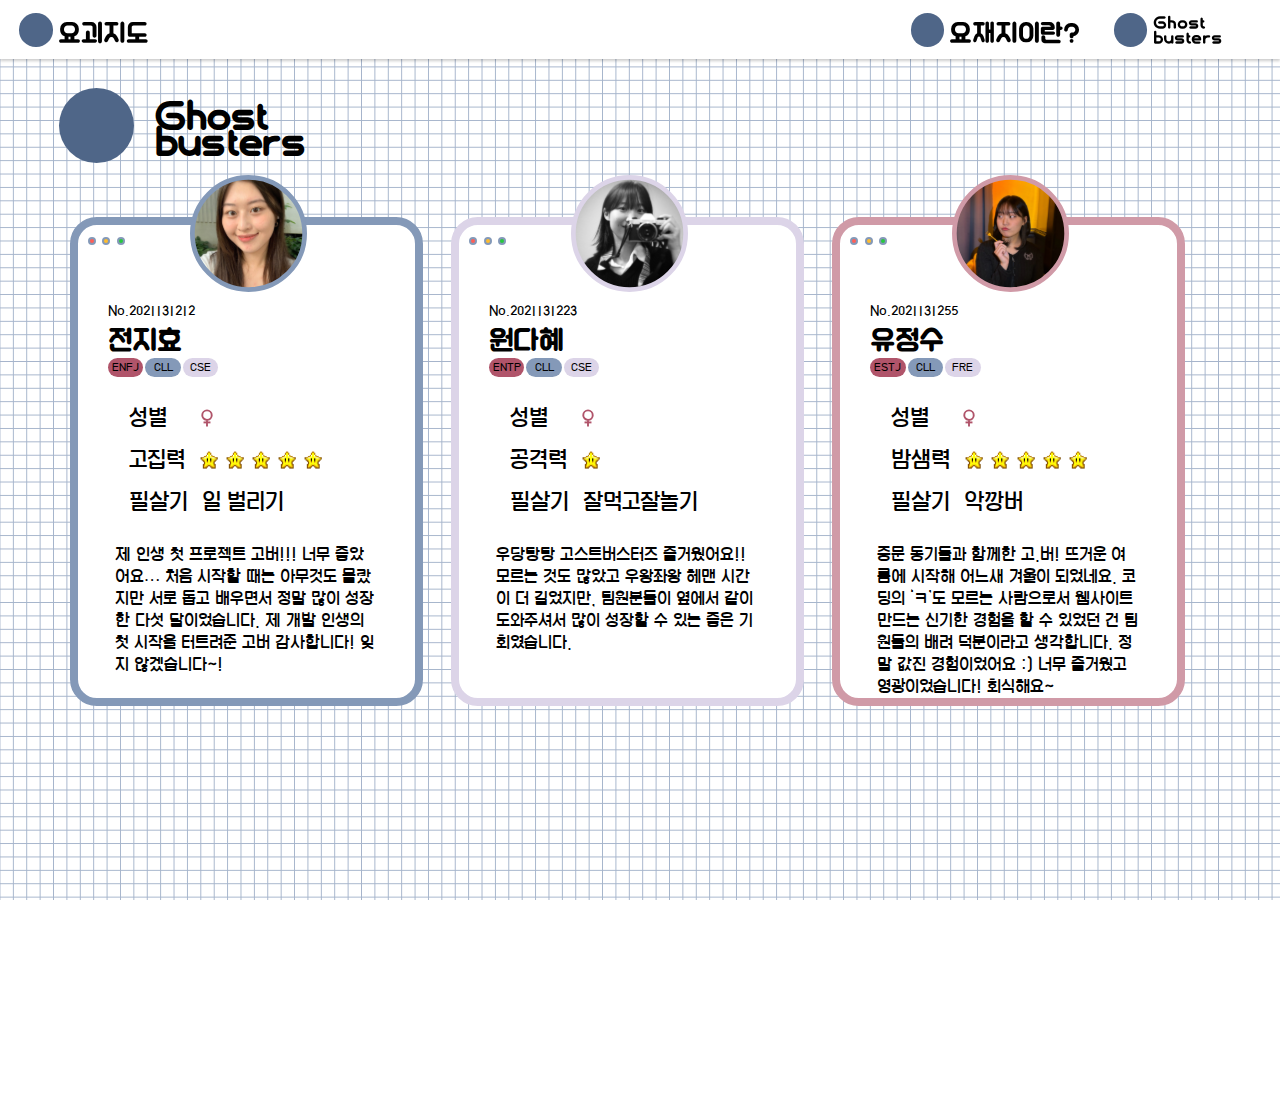
<file: team-members.html>
<!DOCTYPE html>
<html lang="ko">
  <head>
    <meta charset="UTF-8" />
    <meta name="viewport" content="width=device-width, initial-scale=1.0" />

    <title>Ghostbusters!</title>

    <!-- 메타 태그 설정, 저자, 키워드, 설명 -->
    <meta name="author" content="Ghostbusters" />
    <meta
      name="description"
      content="중국 고전소설 ≪요재지이≫를 바탕으로 만들어낸 요괴지도!"
    />
    <meta
      name="keywords"
      content="요재지이, 중국고전, 요괴지도, 도감, 요괴, 귀신, 인문팔경, 북적북적"
    />

    <!-- 파비콘 -->
    <link rel="icon" href="./img/tiger.png" />
    <!-- 아이폰 파비콘 -->
    <link rel="apple-touch-icon" href="./img/tiger.png" />

    <!-- css -->
    <link rel="stylesheet" href="./css/header.css" />
    <link rel="stylesheet" href="./css/description.css" />
    <link rel="stylesheet" href="./css/team-members.css" />
  </head>
  <body>
    <header>
      <div class="header-container">
        <div class="header-title">
          <div class="title-logo logo"></div>
          <a href="./home.html">요괴지도</a>
        </div>
        <!-- title -->

        <div class="header-menu">
          <div class="header-description">
            <div class="description-logo logo"></div>
            <a href="./description.html">요재지이란?</a>
          </div>
          <div class="header-team">
            <div class="team-logo logo"></div>
            <a href="./team-members.html">Ghost<br />busters</a>
          </div>
        </div>
        <!-- menu-container -->
      </div>
      <!-- header-container -->
    </header>

    <main>
      <div class="title-container">
        <div class="description-logo logo"></div>
        <h1>Ghost<br />busters</h1>
      </div>
      <!-- title-container -->
      <div class="contents-container">
        <div class="description-tab member-jjh">
          <div class="member-img jjh-img">
            <img src="./img/img-jjh.svg" alt="jjh" />
          </div>
          <div class="upper-tab">
            <div class="close-tab">
              <div class="red"></div>
              <div class="yellow"></div>
              <div class="green"></div>
            </div>
          </div>
          <!-- upper-tab -->
          <div class="main-tab">
            <div class="name-container">
              <div class="number">No.2021131212</div>
              <div class="name">전지효</div>
              <div class="tags">
                <div class="tag mbti">ENFJ</div>
                <div class="tag major">CLL</div>
                <div class="tag major2">CSE</div>
              </div>
            </div>
            <div class="traits">
              <div class="gender-container">
                <div class="gender trait-font">성별</div>
                <img src="./img/Gender_Women.svg" alt="women" />
              </div>
              <!-- gender-container -->
              <div class="power-container">
                <div class="power trait-font">고집력</div>
                <div class="power-stat">
                  <img src="./img/star.png" alt="star" />
                  <img src="./img/star.png" alt="star" />
                  <img src="./img/star.png" alt="star" />
                  <img src="./img/star.png" alt="star" />
                  <img src="./img/star.png" alt="star" />
                </div>
              </div>
              <!-- power-container -->
              <div class="skill-container">
                <div class="skill trait-font">필살기</div>
                <div class="skill-set trait-font">일 벌리기</div>
              </div>
              <!-- skill-container -->
            </div>
            <!-- traits -->
            <div class="comment trait-font">
              제 인생 첫 프로젝트 고버!!! 너무 좋았어요… 처음 시작할 때는
              아무것도 몰랐지만 서로 돕고 배우면서 정말 많이 성장한 다섯
              달이었습니다. 제 개발 인생의 첫 시작을 터트려준 고버 감사합니다!
              잊지 않겠습니다~!
            </div>
            <!-- comment -->
          </div>
          <!-- main-tab -->
        </div>
        <div class="description-tab member-wdh">
          <div class="member-img wdh-img">
            <img src="./img/img-wdh.svg" alt="wdh" />
          </div>
          <div class="upper-tab">
            <div class="close-tab">
              <div class="red"></div>
              <div class="yellow"></div>
              <div class="green"></div>
            </div>
          </div>
          <!-- upper-tab -->
          <div class="main-tab">
            <div class="name-container">
              <div class="number">No.2021131223</div>
              <div class="name">원다혜</div>
              <div class="tags">
                <div class="tag mbti">ENTP</div>
                <div class="tag major">CLL</div>
                <div class="tag major2">CSE</div>
              </div>
            </div>
            <div class="traits">
              <div class="gender-container">
                <div class="gender trait-font">성별</div>
                <img src="./img/Gender_Women.svg" alt="women" />
              </div>
              <!-- gender-container -->
              <div class="power-container">
                <div class="power trait-font">공격력</div>
                <div class="power-stat">
                  <img src="./img/star.png" alt="star" />
                </div>
              </div>
              <!-- power-container -->
              <div class="skill-container">
                <div class="skill trait-font">필살기</div>
                <div class="skill-set trait-font">잘먹고잘놀기</div>
              </div>
              <!-- skill-container -->
            </div>
            <!-- traits -->
            <div class="comment trait-font">
              우당탕탕 고스트버스터즈 즐거웠어요!!<br />
              모르는 것도 많았고 우왕좌왕 헤맨 시간이 더 길었지만, 팀원분들이
              옆에서 같이 도와주셔서 많이 성장할 수 있는 좋은 기회였습니다.
            </div>
            <!-- comment -->
          </div>
          <!-- main-tab -->
        </div>
        <div class="description-tab member-yjs">
          <div class="member-img yjs-img">
            <img src="./img/img-yjs.svg" alt="yjs" />
          </div>
          <div class="upper-tab">
            <div class="close-tab">
              <div class="red"></div>
              <div class="yellow"></div>
              <div class="green"></div>
            </div>
          </div>
          <!-- upper-tab -->
          <div class="main-tab">
            <div class="name-container">
              <div class="number">No.2021131255</div>
              <div class="name">유정수</div>
              <div class="tags">
                <div class="tag mbti">ESTJ</div>
                <div class="tag major">CLL</div>
                <div class="tag major2">FRE</div>
              </div>
            </div>
            <div class="traits">
              <div class="gender-container">
                <div class="gender trait-font">성별</div>
                <img src="./img/Gender_Women.svg" alt="women" />
              </div>
              <!-- gender-container -->
              <div class="power-container">
                <div class="power trait-font">밤샘력</div>
                <div class="power-stat">
                  <img src="./img/star.png" alt="star" />
                  <img src="./img/star.png" alt="star" />
                  <img src="./img/star.png" alt="star" />
                  <img src="./img/star.png" alt="star" />
                  <img src="./img/star.png" alt="star" />
                </div>
              </div>
              <!-- power-container -->
              <div class="skill-container">
                <div class="skill trait-font">필살기</div>
                <div class="skill-set trait-font">악깡버</div>
              </div>
              <!-- skill-container -->
            </div>
            <!-- traits -->
            <div class="comment trait-font">
              중문 동기들과 함께한 고.버! 뜨거운 여름에 시작해 어느새 겨울이
              되었네요. 코딩의 ‘ㅋ’도 모르는 사람으로서 웹사이트 만드는 신기한
              경험을 할 수 있었던 건 팀원들의 배려 덕분이라고 생각합니다. 정말
              값진 경험이었어요 :&rpar; 너무 즐거웠고 영광이었습니다! 회식해요~
            </div>
            <!-- comment -->
          </div>
          <!-- main-tab -->
        </div>
        <!-- member-jjh -->
      </div>
      <!-- contents-container -->
    </main>
    <footer>
      <img src="./img/ghostwithbread.png" alt="ghost" />
      <div class="footer-text">
        <h1>PC로 접속해주세요!</h1>
        <p>요괴지도를 넓은 화면에서 즐겨보세요!</p>
      </div>
    </footer>
    <!-- mobile-block -->
  </body>
</html>
</file>
<file: css/header.css>
:root {
  --main-blue: #4f6688;
  --main-red: #904255;
  --main-purple: #c2b4d6;
  --gray1: #999999;
  --gray2: #d9d9d9;
  --gray3: #f4f4f4;
  --red1: #b0546a;
  --red2: #c07789;
  --red3: #d09aa7;
  --red4: #e0bdc5;
  --blue1: #3c4d67;
  --blue2: #8499b8;
  --purple1: #dcd4e8;
  --purple2: #eae5f1;
  --button-green: #28c83f;
  --button-yellow: #febc2f;
  --button-red: #ff5f57;
}

body {
  zoom: 0.67;
  overflow: hidden;
  background-color: white;
  background-image: linear-gradient(#a5b4cb 0.8px, transparent 0.8px),
    linear-gradient(90deg, #a5b4cb 0.8px, transparent 0.8px);
  background-position: -0.8px -0.8px;
  background-size: 20px 20px;
  margin: 0;
}

a {
  text-decoration: none;
  color: black;
}

header {
  position: fixed;
  top: 0;
  left: 0;
  font-family: "GeekbleMalang2";
  margin: 0;
  padding: 0;
  box-sizing: border-box;
  width: 100%;
  height: 88px;
  background-color: white;
  box-shadow: 0px 4px 4px 0px rgba(0, 0, 0, 0.2);
}

header div {
  display: flex;
  align-items: center;
}

.header-container {
  justify-content: space-between;
  padding: 20px 86px 24px 29px;
}

.header-menu {
  gap: 51px;
}

.header-title,
.header-description {
  font-size: 40px;
  gap: 7px;
}

.header-team {
  font-size: 25px;
  gap: 9px;
  line-height: 22px;
}

.logo {
  /* 로고 추가해야 됨 */
  width: 50px;
  height: 50px;
  background-color: var(--main-blue);
  border-radius: 50%;
}

@font-face {
  font-family: "GeekbleMalang2";
  src: url("../font/GeekbleMalang2WOFF2.woff2") format("woff2"),
    url("../font/GeekbleMalang2WOFF.woff") format("woff");
}

@font-face {
  font-family: "locus_sangsang";
  src: url("../font/locus_sangsang.ttf") format("truetype");
  font-weight: normal;
  font-style: normal;
}

.chinese {
  /* 중국어 폰트 */
  font-family: "TaiwanPearl";
  src: url(../font/TaiwanPearl-Medium.ttf) format("truetype");
}

footer {
  display: none;
}

@media screen and (max-width: 820px) {
  body {
    display: flex;
    justify-content: center;
    align-items: center;
    padding: 10vw;
  }
  header {
    display: none;
  }
  main {
    display: none;
  }
  footer {
    display: block;
    display: flex;
    flex-direction: column;
    justify-content: center;
    align-items: center;
    padding-top: 10vh;
  }
  footer img {
    width: 60vw;
    height: auto;
  }
  .footer-text {
    margin-top: 3vh;
    background-color: white;
    width: 100%;
    display: flex;
    flex-direction: column;
    justify-content: center;
    align-items: center;
    border-radius: 30px;
    font-family: "locus_sangsang";
    font-size: 5vw;
    padding: 3vw;
  }
  .footer-text h1 {
    font-family: "GeekbleMalang2";
    font-size: 7vw;
    font-weight: 400;
    margin: 3vh 0 0 0;
  }
  .footer-text p {
    margin-bottom: 3vh;
  }
}

@media screen and (min-width: 2560px) {
  body {
    zoom: 1;
  }
}
</file>
<file: css/onboarding.css>
main .inner .textbox {
  box-sizing: border-box;
  width: 1171px;
  height: 886px;
  flex-shrink: 0;

  border-radius: 40px;
  border: 18px solid var(--black, #000);
  background: var(--white-100, #fff);

  margin: 0 auto;
  position: relative;
  top: 100px;

  display: flex;
  justify-content: center;
  align-items: center;

  padding: 40px;
}

main .inner .text {
  color: var(--black-0, #000);
  text-align: center;
  font-family: "locus_sangsang";
  font-size: 50px;
  font-style: normal;
  font-weight: 400;
  line-height: normal;
}
</file>
<file: css/description.css>
main {
  display: flex;
  flex-direction: column;
  align-items: center;
  padding: 128px 136px 53px 88px;
  gap: 57px;
}

main .title-container {
  width: 100%;
  display: flex;
  align-items: center;
  gap: 30px;
}

main .title-container h1 {
  font-size: 60px;
  font-family: "GeekbleMalang2";
  font-style: normal;
  font-weight: 400;
  line-height: 40px;
  letter-spacing: -2.7px;
}

.title-container .description-logo {
  width: 112px;
  height: 112px;
}

.contents-container {
  display: flex;
  gap: 42px;
}

.description-tab {
  border: 13px solid var(--gray1, #999);
  border-radius: 40px;
  background-color: white;
  height: 730px;
}
.contents-container .author {
  width: 503px;
}
.contents-container .book {
  width: 1095px;
}

.upper-tab {
  background-color: var(--gray1);
  border-radius: 10px 10px 0px 0px;
  padding: 0 25px 15px 15px;
  display: flex;
  justify-content: space-between;
}
.tab-name {
  font-family: "locus_sangsang";
  font-size: 25px;
  color: white;
}

.description-tab .close-tab {
  display: flex;
  gap: 10px;
  align-items: center;
}
.description-tab .close-tab .red,
.yellow,
.green {
  width: 12px;
  height: 12px;
  border-radius: 50%;
}
.close-tab .red {
  background-color: var(--button-red);
}
.close-tab .yellow {
  background-color: var(--button-yellow);
}
.close-tab .green {
  background-color: var(--button-green);
}

.main-tab {
  height: 100%;
  display: flex;
  flex-direction: column;
  align-items: center;
  gap: 33px;
  padding: 29px 60px 0 60px;
}
#authorImg {
  width: 180px;
  height: 180px;
  object-fit: cover;
}
#bookImg {
  width: 270px;
  height: 200px;
  object-fit: cover;
}
.description-tab .name {
  font-family: "GeekbleMalang2";
  display: flex;
  align-items: baseline;
  gap: 14px;
  font-size: 40px;
}
.name p {
  margin: 0;
}
.description-tab .name .chinese {
  font-family: "TaiwanPearl";
  font-size: 30px;
}

.descript-content {
  text-align: center;
  font-family: "locus_sangsang";
  font-size: 30px;
  line-height: 29px;
}

.author-description {
  font-size: 25px;
}
</file>
<file: css/guangdong.css>
main .china-map {
  display: flex;
  width: 1920px;
  height: 1080px;

  margin-left: auto;
  margin-right: auto;
  margin-top: 50px;

  position: relative;
}

main .china-guangdong {
  position: absolute;
  z-index: 1;
  margin-top: 800px;
  margin-left: 1133px;
  width: 230px;
  height: 152px;
}

.region-pop div {
  box-sizing: border-box;
}
.region-pop {
  position: absolute;
  z-index: 2;
  top: 160px;
  left: 100px;

  width: 600px;
  height: 750px;
  border-radius: 35px;
  border: 15px solid var(--main-purple, #c2b4d6);
  background: var(--white-100, #fff);
  overflow-y: scroll;
  overflow-x: hidden;
  -ms-overflow-style: none; /* 인터넷 익스플로러 */
  scrollbar-width: none; /* 파이어폭스 */
}
.region-pop::-webkit-scrollbar {
  display: none;
}

.region-upper-tab {
  height: 65px;
  width: 100%;
  padding: 15px 0 29px 15px;
  display: flex;
  flex-direction: row;
  gap: 9px;
  align-items: center;
}
.region-upper-tab .red,
.yellow,
.green {
  width: 21px;
  height: 21px;
  border-radius: 50%;
  border: 4.5px solid var(--main-purple);
}
.region-upper-tab .red {
  background-color: var(--button-red);
}
.region-upper-tab .yellow {
  background-color: var(--button-yellow);
}
.region-upper-tab .green {
  background-color: var(--button-green);
}
.red:hover {
  cursor: pointer;
}

.region-title {
  height: 70px;
  width: 100%;
  display: flex;
  flex-direction: row;
  gap: 20px;
  background-color: var(--main-purple);
  padding: 14px 0 26px 75px;
  color: var(--black-0, #000);
  font-family: "GeekbleMalang2";
  font-size: 50px;
  font-style: normal;
  font-weight: 400;
  line-height: 40px; /* 80% */
}
.region-title .chinese {
  color: var(--black-0, #000);
  font-family: "TaiwanPearl";
  font-size: 40px;
  font-weight: 500;
}

.found-monsters {
  color: black;
  font-family: "locus_sangsang";
  font-style: normal;
  font-weight: 400;
  line-height: 40px;
}

.found-title {
  height: 73px;
  padding-top: 22px;
  padding-left: 76px;
  font-size: 35px;
}

.monster-category {
  height: 56px;
  width: 100%;
  background-color: var(--purple1);
  box-shadow: 0px -3px 4px 0px rgba(0, 0, 0, 0.1) inset;
  display: flex;
  flex-direction: row;
  align-items: center;
  font-size: 30px;
  padding-left: 105px;
}
.monster-category .circle {
  width: 31px;
  height: 31px;
  border-radius: 50%;
  background-color: black;
}
.monster-type {
  margin-left: 12px;
  margin-top: 5px;
  width: 300px;
}
.monster-number {
  margin-right: 40px;
}
.arrow {
  width: 14px;
  height: 17px;
  background-image: url(../img/details.svg);
  background-size: cover;
}
.monster-list {
  margin-left: 173px;
}
.item {
  width: 427px;
  height: 38px;
  background: var(--purple2, #eae5f1);
  box-shadow: 0px -3px 4px 0px rgba(0, 0, 0, 0.1) inset;
  font-size: 25px;
  padding-left: 22px;
}

.monster-category:hover,
.item:hover {
  cursor: pointer;
}

input {
  display: none;
}
.monster-list {
  display: none;
}
#check-btn-1:checked ~ .first-list {
  display: block;
}
#check-btn-2:checked ~ .second-list {
  display: block;
}
</file>
<file: css/monster-pop.css>
.monster-pop div {
  box-sizing: border-box;
}
.monster-pop {
  display: none;
  position: absolute;
  z-index: 2;
  top: 160px;
  left: 800px;

  width: 900px;
  height: 750px;
  border-radius: 35px;
  border: 16px solid var(--blue2, #8499b8);
  background: var(--white-100, #fff);
  overflow-y: scroll;
  overflow-x: hidden;
  -ms-overflow-style: none; /* 인터넷 익스플로러 */
  scrollbar-width: none; /* 파이어폭스 */
}
.monster-pop::-webkit-scrollbar {
  display: none;
}
input {
  display: none;
}

.monster-upper-tab {
  height: 65px;
  width: 100%;
  padding: 15px 0 29px 15px;
  display: flex;
  flex-direction: row;
  gap: 9px;
  align-items: center;
}
.monster-upper-tab .red,
.monster-upper-tab .yellow,
.monster-upper-tab .green {
  width: 21px;
  height: 21px;
  border-radius: 50%;
  border: 4.5px solid var(--blue2);
}
.monster-upper-tab .red {
  background-color: var(--button-red);
}
.monster-upper-tab .yellow {
  background-color: var(--button-yellow);
}
.monster-upper-tab .green {
  background-color: var(--button-green);
}

.monster-title {
  margin: 15px 0 19px 59px;
  display: flex;
  flex-direction: row;
  gap: 55px;
  color: black;
  font-family: "GeekbleMalang2";
  font-size: 50px;
  font-style: normal;
  font-weight: 400;
  line-height: 40px; /* 80% */
}
.monster-title .chinese {
  color: var(--black-0, #000);
  font-family: "TaiwanPearl";
  font-size: 40px;
  font-style: normal;
  font-weight: 400;
  line-height: 40px;
}

.tags-container {
  display: flex;
  gap: 10px;
  margin-left: 67px;
  margin-bottom: 26px;
}
.tags-container .tag {
  font-family: "locus_sangsang";
  width: 63px;
  height: 36px;
  border-radius: 15px;
  font-size: 25px;
  line-height: 40px;
  text-align: center;
}
.mon-type1 {
  background-color: var(--gray2, #d9d9d9);
}
.mon-type2 {
  background-color: var(--red1);
}

.traits {
  display: flex;
  flex-direction: column;
  gap: 5px;
  margin-left: 74px;
}
.gender-container {
  width: 100%;
  display: flex;
  align-items: center;
  justify-content: flex-start;
  gap: 10px;
}
.trait-font {
  font-family: "locus_sangsang";
  font-size: 25px;
  font-style: normal;
  font-weight: 400;
  line-height: 40px; /* 160% */
}

#men {
  width: 26px;
  height: 24px;
}
#women {
  width: 18px;
  height: 27px;
}

.location-container,
.character-container {
  display: flex;
  flex-direction: row;
  align-items: center;
  gap: 10px;
}

.character-container {
  align-items: baseline;
}

.mon-character {
  max-width: 50%;
  overflow: auto;
}

.story-container {
  margin: 20px 80px 20px 60px;
  display: flex;
  flex-direction: column;
  overflow: auto;
}
.monster-img img {
  max-width: 333px;
  max-height: 333px;
  object-fit: cover;
  position: absolute;
  left: 60%;
  top: 8%;
}
</file>
<file: css/henan.css>
main .china-map {
  display: flex;
  width: 1920px;
  height: 1080px;

  margin-left: auto;
  margin-right: auto;
  margin-top: 50px;

  position: relative;
}

main .china-henan {
  position: absolute;
  z-index: 1;
  margin-top: 522px;
  margin-left: 1140px;
  width: 230px;
  height: 152px;
}

.region-pop div {
  box-sizing: border-box;
}
.region-pop {
  position: absolute;
  z-index: 2;
  top: 160px;
  left: 100px;

  width: 600px;
  height: 750px;
  border-radius: 35px;
  border: 15px solid var(--main-purple, #c2b4d6);
  background: var(--white-100, #fff);
  overflow-y: scroll;
  overflow-x: hidden;
  -ms-overflow-style: none; /* 인터넷 익스플로러 */
  scrollbar-width: none; /* 파이어폭스 */
}
.region-pop::-webkit-scrollbar {
  display: none;
}

.region-upper-tab {
  height: 65px;
  width: 100%;
  padding: 15px 0 29px 15px;
  display: flex;
  flex-direction: row;
  gap: 9px;
  align-items: center;
}
.region-upper-tab .red,
.yellow,
.green {
  width: 21px;
  height: 21px;
  border-radius: 50%;
  border: 4.5px solid var(--main-purple);
}
.region-upper-tab .red {
  background-color: var(--button-red);
}
.region-upper-tab .yellow {
  background-color: var(--button-yellow);
}
.region-upper-tab .green {
  background-color: var(--button-green);
}
.red:hover {
  cursor: pointer;
}

.region-title {
  height: 70px;
  width: 100%;
  display: flex;
  flex-direction: row;
  gap: 20px;
  background-color: var(--main-purple);
  padding: 14px 0 26px 75px;
  color: var(--black-0, #000);
  font-family: "GeekbleMalang2";
  font-size: 50px;
  font-style: normal;
  font-weight: 400;
  line-height: 40px; /* 80% */
}
.region-title .chinese {
  color: var(--black-0, #000);
  font-family: "TaiwanPearl";
  font-size: 40px;
  font-weight: 500;
}

.found-monsters {
  color: black;
  font-family: "locus_sangsang";
  font-style: normal;
  font-weight: 400;
  line-height: 40px;
}

.found-title {
  height: 73px;
  padding-top: 22px;
  padding-left: 76px;
  font-size: 35px;
}

.monster-category {
  height: 56px;
  width: 100%;
  background-color: var(--purple1);
  box-shadow: 0px -3px 4px 0px rgba(0, 0, 0, 0.1) inset;
  display: flex;
  flex-direction: row;
  align-items: center;
  font-size: 30px;
  padding-left: 105px;
}
.monster-category .circle {
  width: 31px;
  height: 31px;
  border-radius: 50%;
  background-color: black;
}
.monster-type {
  margin-left: 12px;
  margin-top: 5px;
  width: 300px;
}
.monster-number {
  margin-right: 40px;
}
.arrow {
  width: 14px;
  height: 17px;
  background-image: url(../img/details.svg);
  background-size: cover;
}
.monster-list {
  margin-left: 173px;
}
.item {
  width: 427px;
  height: 38px;
  background: var(--purple2, #eae5f1);
  box-shadow: 0px -3px 4px 0px rgba(0, 0, 0, 0.1) inset;
  font-size: 25px;
  padding-left: 22px;
}

.monster-category:hover,
.item:hover {
  cursor: pointer;
}

input {
  display: none;
}
.monster-list {
  display: none;
}
#check-btn-1:checked ~ .first-list {
  display: block;
}
#check-btn-2:checked ~ .second-list {
  display: block;
}
#check-btn-3:checked ~ .third-list {
  display: block;
}
</file>
<file: css/home.css>
main .china-map {
  display: flex;
  width: 1920px;
  height: 1080px;

  margin-left: auto;
  margin-right: auto;
  margin-top: 50px;

  position: relative;
}

main .china-henan {
  position: absolute;
  z-index: 1;
  margin-top: 522px;
  margin-left: 1140px;
}

main .china-guangdong {
  position: absolute;
  z-index: 1;
  margin-top: 800px;
  margin-left: 1133px;
  width: 230px;
  height: 152px;
}

main .china-shandong {
  position: absolute;
  z-index: 1;
  margin-top: 467px;
  margin-left: 1218px;
}
</file>
<file: css/region-pop.css>
.region-pop div {
  box-sizing: border-box;
}
.region-pop {
  position: absolute;
  width: 600px;
  height: 750px;
  border-radius: 35px;
  border: 15px solid var(--main-purple, #c2b4d6);
  background: var(--white-100, #fff);
  overflow-y: scroll;
  overflow-x: hidden;
  -ms-overflow-style: none; /* 인터넷 익스플로러 */
  scrollbar-width: none; /* 파이어폭스 */
}
.region-pop::-webkit-scrollbar {
  display: none;
}

.region-upper-tab {
  height: 65px;
  width: 100%;
  padding: 15px 0 29px 15px;
  display: flex;
  flex-direction: row;
  gap: 9px;
  align-items: center;
}
.region-upper-tab .red,
.yellow,
.green {
  width: 21px;
  height: 21px;
  border-radius: 50%;
  border: 4.5px solid var(--main-purple);
}
.region-upper-tab .red {
  background-color: var(--button-red);
}
.region-upper-tab .yellow {
  background-color: var(--button-yellow);
}
.region-upper-tab .green {
  background-color: var(--button-green);
}
.red:hover {
  cursor: pointer;
}

.region-title {
  height: 70px;
  width: 100%;
  display: flex;
  flex-direction: row;
  gap: 20px;
  background-color: var(--main-purple);
  padding: 14px 0 26px 75px;
  color: var(--black-0, #000);
  font-family: "GeekbleMalang2";
  font-size: 50px;
  font-style: normal;
  font-weight: 400;
  line-height: 40px; /* 80% */
}
.region-title .chinese {
  color: var(--black-0, #000);
  font-family: "TaiwanPearl";
  font-size: 40px;
  font-weight: 500;
}

.found-monsters {
  color: black;
  font-family: "locus_sangsang";
  font-style: normal;
  font-weight: 400;
  line-height: 40px;
}

.found-title {
  height: 73px;
  padding-top: 22px;
  padding-left: 76px;
  font-size: 35px;
}

.monster-category {
  height: 56px;
  width: 100%;
  background-color: var(--purple1);
  box-shadow: 0px -3px 4px 0px rgba(0, 0, 0, 0.1) inset;
  display: flex;
  flex-direction: row;
  align-items: center;
  font-size: 30px;
  padding-left: 105px;
}
.monster-category .circle {
  width: 31px;
  height: 31px;
  border-radius: 50%;
  background-color: black;
}
.monster-type {
  margin-left: 12px;
  margin-top: 5px;
  width: 300px;
}
.monster-number {
  margin-right: 40px;
}
.arrow {
  width: 14px;
  height: 17px;
  background-image: url(../img/details.svg);
  background-size: cover;
}
.monster-list {
  margin-left: 173px;
}
.item {
  width: 427px;
  height: 38px;
  background: var(--purple2, #eae5f1);
  box-shadow: 0px -3px 4px 0px rgba(0, 0, 0, 0.1) inset;
  font-size: 25px;
  padding-left: 22px;
}

.monster-category:hover,
.item:hover {
  cursor: pointer;
}

input {
  display: none;
}
.monster-list {
  display: none;
}
#check-btn-fox:checked ~ .fox-list {
  display: block;
}
#check-btn-tiger:checked ~ .tiger-list {
  display: block;
}
#check-btn-1:checked ~ .mo-list {
  display: block;
}
</file>
<file: css/shandong.css>
main .china-map {
  display: flex;
  width: 1920px;
  height: 1080px;

  margin-left: auto;
  margin-right: auto;
  margin-top: 50px;

  position: relative;
}

main .china-shandong {
  position: absolute;
  z-index: 1;
  margin-top: 467px;
  margin-left: 1218px;
  width: 230px;
  height: 152px;
}

.region-pop div {
  box-sizing: border-box;
}
.region-pop {
  position: absolute;
  z-index: 2;
  top: 160px;
  left: 100px;

  width: 600px;
  height: 750px;
  border-radius: 35px;
  border: 15px solid var(--main-purple, #c2b4d6);
  background: var(--white-100, #fff);
  overflow-y: scroll;
  overflow-x: hidden;
  -ms-overflow-style: none; /* 인터넷 익스플로러 */
  scrollbar-width: none; /* 파이어폭스 */
}
.region-pop::-webkit-scrollbar {
  display: none;
}

.region-upper-tab {
  height: 65px;
  width: 100%;
  padding: 15px 0 29px 15px;
  display: flex;
  flex-direction: row;
  gap: 9px;
  align-items: center;
}
.region-upper-tab .red,
.yellow,
.green {
  width: 21px;
  height: 21px;
  border-radius: 50%;
  border: 4.5px solid var(--main-purple);
}
.region-upper-tab .red {
  background-color: var(--button-red);
}
.region-upper-tab .yellow {
  background-color: var(--button-yellow);
}
.region-upper-tab .green {
  background-color: var(--button-green);
}
.red:hover {
  cursor: pointer;
}

.region-title {
  height: 70px;
  width: 100%;
  display: flex;
  flex-direction: row;
  gap: 20px;
  background-color: var(--main-purple);
  padding: 14px 0 26px 75px;
  color: var(--black-0, #000);
  font-family: "GeekbleMalang2";
  font-size: 50px;
  font-style: normal;
  font-weight: 400;
  line-height: 40px; /* 80% */
}
.region-title .chinese {
  color: var(--black-0, #000);
  font-family: "TaiwanPearl";
  font-size: 40px;
  font-weight: 500;
}

.found-monsters {
  color: black;
  font-family: "locus_sangsang";
  font-style: normal;
  font-weight: 400;
  line-height: 40px;
}

.found-title {
  height: 73px;
  padding-top: 22px;
  padding-left: 76px;
  font-size: 35px;
}

.monster-category {
  height: 56px;
  width: 100%;
  background-color: var(--purple1);
  box-shadow: 0px -3px 4px 0px rgba(0, 0, 0, 0.1) inset;
  display: flex;
  flex-direction: row;
  align-items: center;
  font-size: 30px;
  padding-left: 105px;
}
.monster-category .circle {
  width: 31px;
  height: 31px;
  border-radius: 50%;
  background-color: black;
}
.monster-type {
  margin-left: 12px;
  margin-top: 5px;
  width: 300px;
}
.monster-number {
  margin-right: 40px;
}
.arrow {
  width: 14px;
  height: 17px;
  background-image: url(../img/details.svg);
  background-size: cover;
}
.monster-list {
  margin-left: 173px;
}
.item {
  width: 427px;
  height: 38px;
  background: var(--purple2, #eae5f1);
  box-shadow: 0px -3px 4px 0px rgba(0, 0, 0, 0.1) inset;
  font-size: 25px;
  padding-left: 22px;
}

.monster-category:hover,
.item:hover {
  cursor: pointer;
}

input {
  display: none;
}
.monster-list {
  display: none;
}
#check-btn-1:checked ~ .first-list {
  display: block;
}
#check-btn-2:checked ~ .second-list {
  display: block;
}
#check-btn-3:checked ~ .third-list {
  display: block;
}
</file>
<file: css/team-members.css>
div {
  box-sizing: border-box;
}

main {
  padding-top: 107px;
  padding-right: 126px;
}

.title-container h1 {
  font-size: 50px;
  letter-spacing: -2.25px;
}

.description-tab .close-tab .red,
.yellow,
.green {
  border: 3.5px solid var(--blue2);
}

.description-tab .upper-tab {
  background-color: transparent;
  padding-top: 18px;
}

.main-tab {
  height: 730px;
  width: 503px;
  gap: 40px;
  padding: 0 45px 0 45px;
}

.main-tab .name-container {
  padding-top: 70px;
  width: 100%;
}

.main-tab .name-container .number {
  font-family: "locus_sangsang";
  font-size: 20px;
}
.name-container .name {
  font-size: 45px;
  line-height: normal;
  padding-bottom: 4px;
}

.name-container .tags {
  display: flex;
  gap: 3px;
}
.name-container .tags .tag {
  font-family: "locus_sangsang";
  width: 53px;
  height: 28px;
  border-radius: 15px;
  font-size: 15px;
  line-height: 30px;
  text-align: center;
}
.mbti {
  background-color: var(--red1);
}
.major {
  background-color: var(--blue2);
}
.major2 {
  background-color: var(--purple1);
}

.traits {
  width: 100%;
  padding-left: 32px;
  display: flex;
  flex-direction: column;
  gap: 20px;
}
.gender-container {
  width: 100%;
  display: flex;
  align-items: center;
  justify-content: flex-start;
  gap: 50px;
}
.trait-font {
  font-family: "locus_sangsang";
  font-size: 35px;
  font-weight: 400;
}

.gender-container img {
  width: 18px;
  height: 27px;
}

.power-container,
.skill-container {
  display: flex;
  align-items: center;
  gap: 20px;
}
.power-stat {
  display: flex;
  gap: 9px;
}

.power-stat img {
  margin: 0;
  width: 30px;
  height: 30px;
}

.comment {
  width: 95%;
  font-size: 25px;
  font-style: normal;
  font-weight: 400;
}

.member-jjh,
.member-wdh,
.member-yjs {
  position: relative;
}

.jjh-img,
.wdh-img,
.yjs-img {
  position: absolute;
  left: 168px; /*최대한 가운데로 보이는 px값...*/
  top: -75px;
}

.member-img img {
  width: 174px;
  height: 174px;
}

.member-jjh {
  border: 13px solid var(--blue2);
}
.member-wdh {
  border: 13px solid var(--purple1);
}
.member-yjs {
  border: 13px solid var(--red3);
}
</file>
